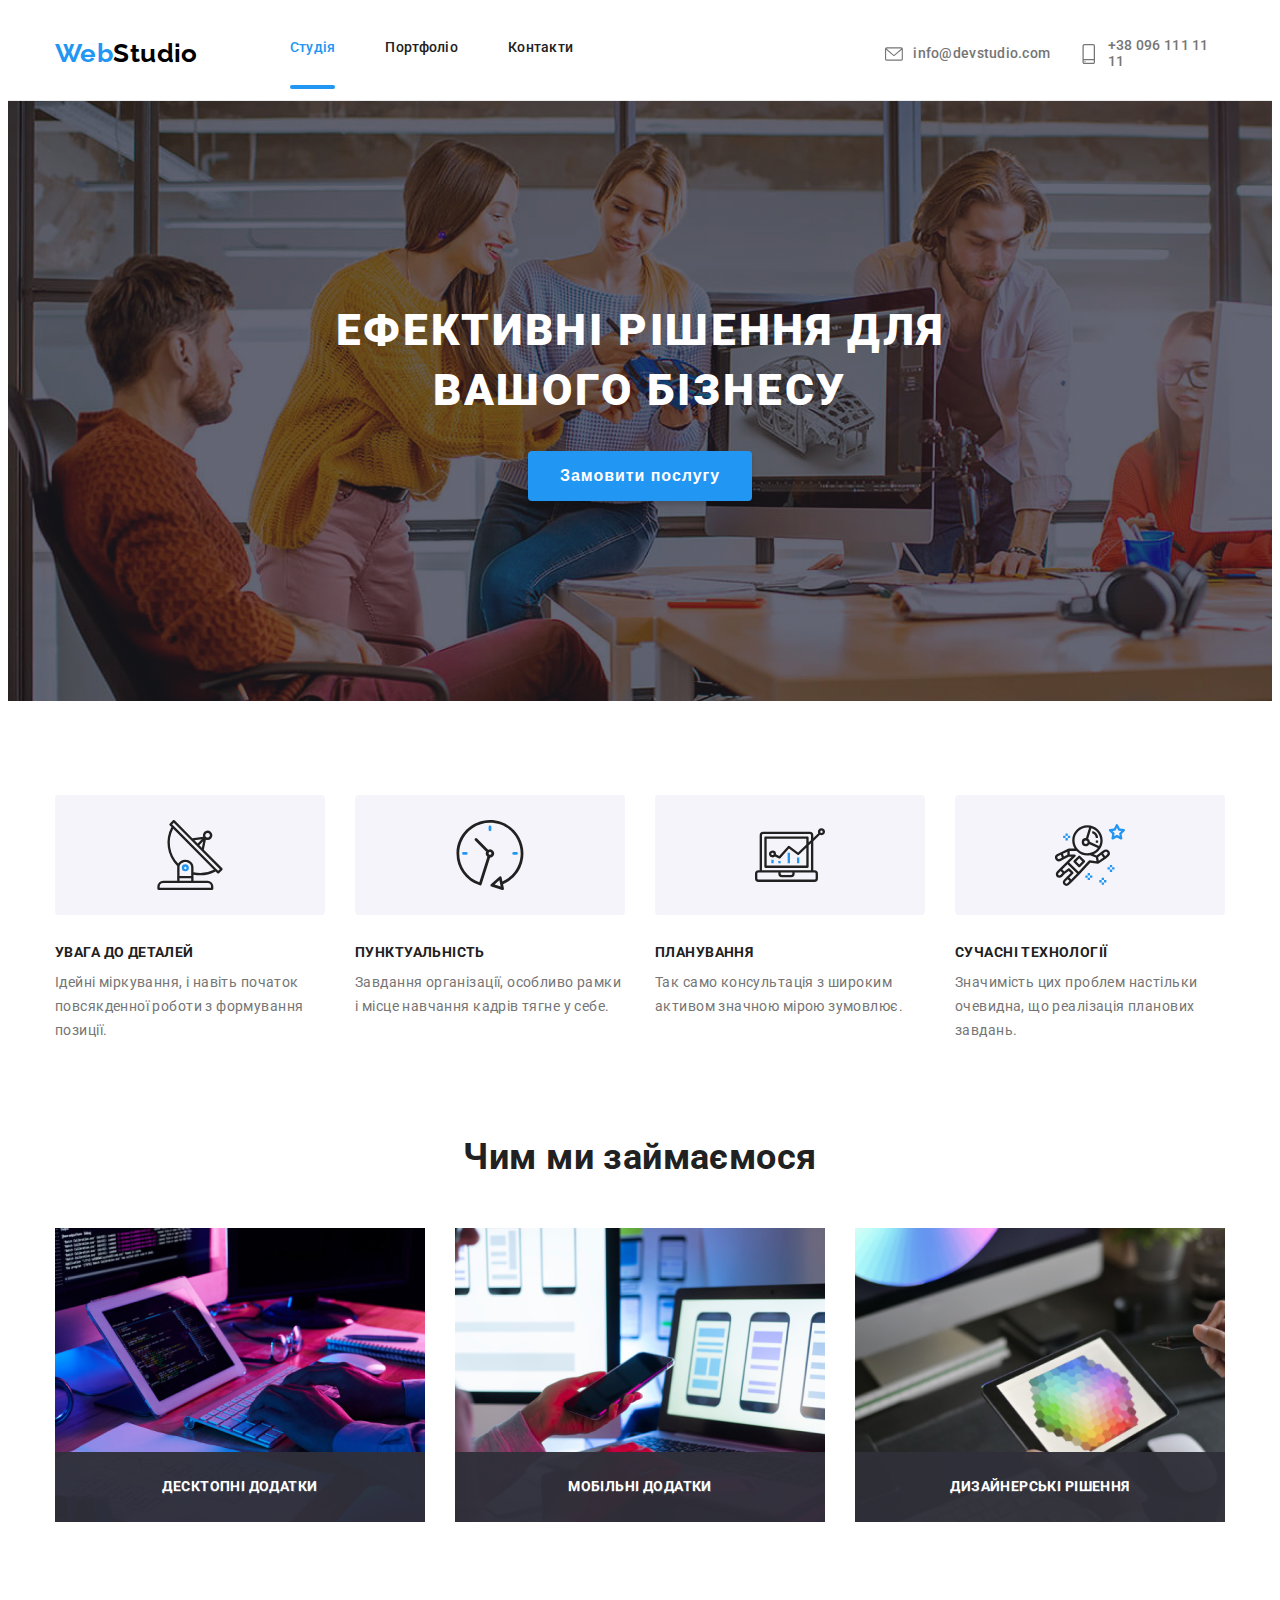
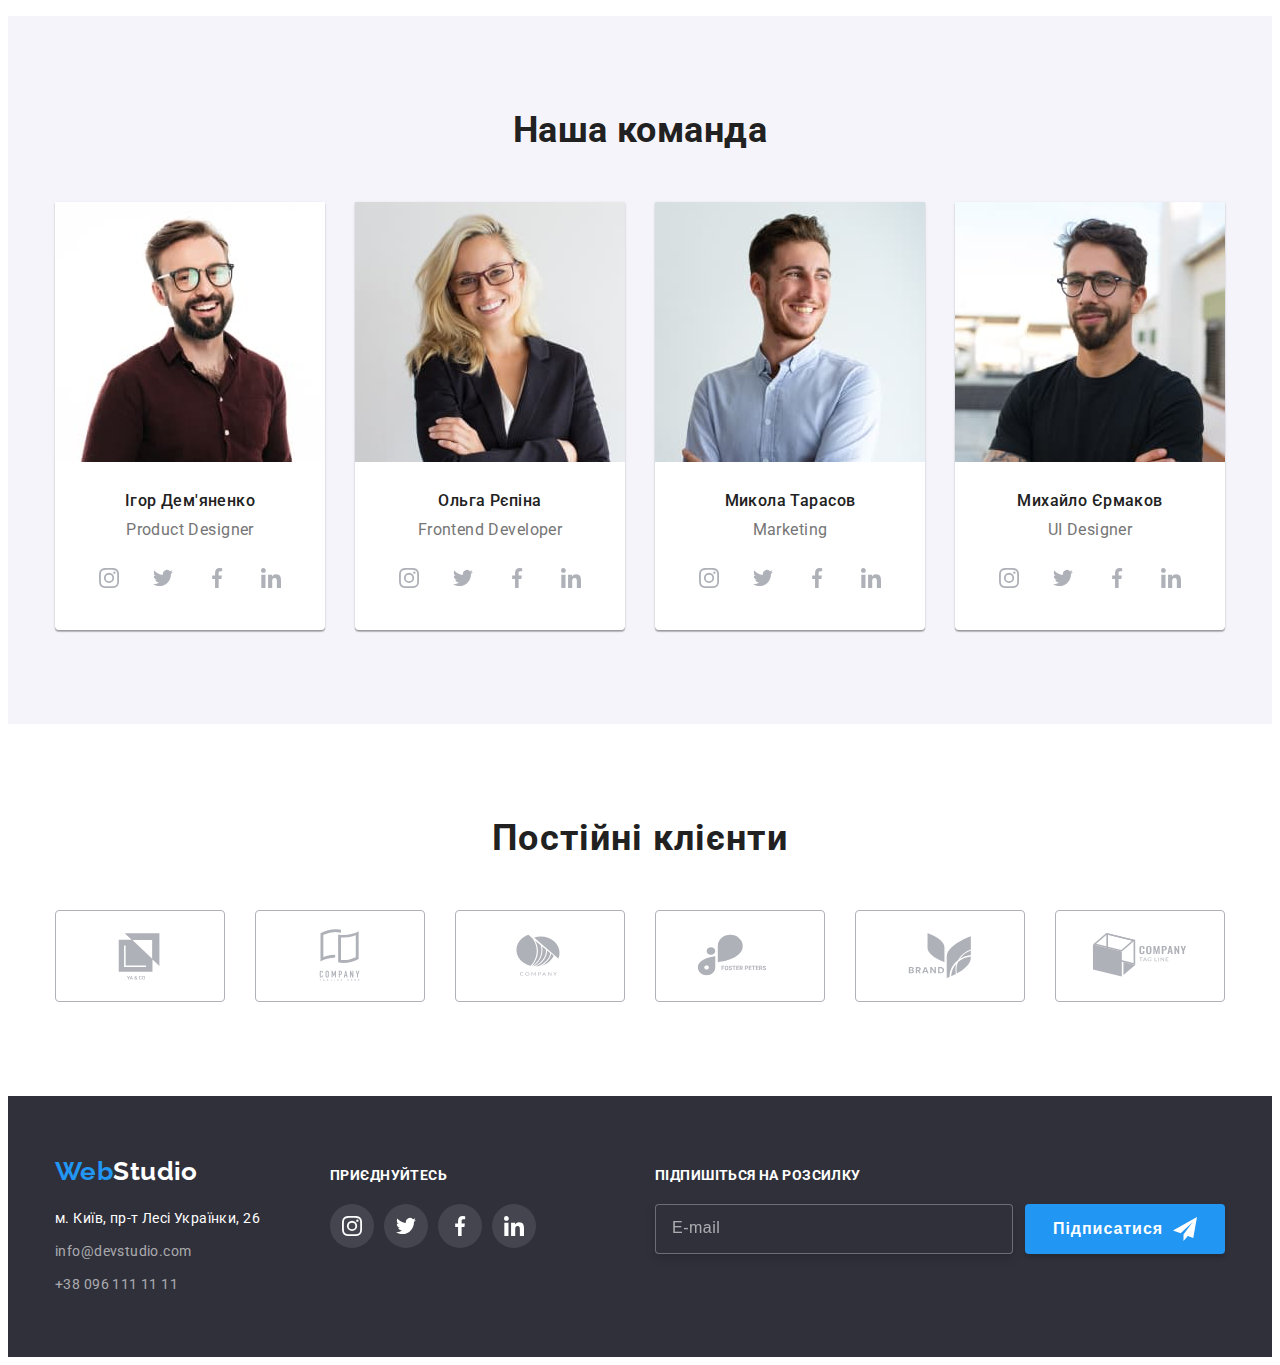
<file: index.html>
<!DOCTYPE html>
<html lang="uk">
  <head>
    <meta charset="UTF-8" />
    <meta http-equiv="X-UA-Compatible" content="IE=edge" />
    <meta name="viewport" content="width=device-width, initial-scale=1.0" />
    <title>WebStudio</title>
    <link
      href="https://fonts.googleapis.com/css2?family=Raleway:wght@700&family=Roboto:wght@400;500;700;900&display=swap"
      rel="stylesheet"
    />
    <link
      rel="stylesheet"
      href="https://cdnjs.cloudflare.com/ajax/libs/modern-normalize/1.1.0/modern-normalize.min.css"
      integrity="sha512-wpPYUAdjBVSE4KJnH1VR1HeZfpl1ub8YT/NKx4PuQ5NmX2tKuGu6U/JRp5y+Y8XG2tV+wKQpNHVUX03MfMFn9Q=="
      crossorigin="anonymous"
      referrerpolicy="no-referrer"
    />
    <!--<link rel="stylesheet" href="./css/styles.css" />-->
    <link rel="stylesheet" href="./css/main.min.css" />
  </head>

  <body>
    <!--Header-->
    <header class="page-header">
      <div class="container header-nav">
        <a href="/" class="logo">Web<span class="studio">Studio</span></a>
        <nav class="main-nav">
          <button
            class="menu-toggle js-open-menu"
            aria-expanded="false"
            aria-controls="mobile-menu"
          >
            <svg class="main-nav__icon" width="40" height="40" aria-label="Вимикач мобільного меню">
              <use class="main-nav__menu" href="./images/icons.svg#menu_mobile"></use>
            </svg>
          </button>
          <div class="menu-container js-menu-container" id="mobile-menu">
            <button class="menu-toggle menu-toggle--close js-close-menu">
              <svg
                class="main-nav__icon"
                width="40"
                height="40"
                aria-label="Вимикач мобільного меню"
              >
                <use class="main-nav__close" href="./images/icons.svg#close"></use>
              </svg>
            </button>
            <div class="column">
              <ul class="site-nav list">
                <li class="site-nav__item site-nav__item--current">
                  <a href="./index.html" class="site-nav__link site-nav__link--current">Студія</a>
                </li>
                <li class="site-nav__item">
                  <a href="./portfolio.html" class="site-nav__link">Портфоліо</a>
                </li>
                <li class="site-nav__item">
                  <a href="" class="site-nav__link">Контакти</a>
                </li>
              </ul>
              <!--Mail+tel-->
              <ul class="auth-nav list">
                <li class="auth-nav__item auth-nav__item--m">
                  <a href="mailto:info@devstudio.com" class="auth-nav__link">
                    <svg class="auth-nav__icon" height="12" width="16">
                      <use href="./images/icons.svg#envelope"></use></svg
                    >info@devstudio.com
                  </a>
                </li>
                <li class="auth-nav__item auth-nav__item--t">
                  <a href="tel:+380961111111" class="auth-nav__link">
                    <svg class="auth-nav__icon" height="16" width="10">
                      <use href="./images/icons.svg#smartphone"></use></svg
                    >+38 096 111 11 11
                  </a>
                </li>
              </ul>
              <ul class="menu-nav list">
                <li class="menu-nav__item">
                  <a href="#" class="menu-nav__link">Instagram</a>
                </li>
                <li class="menu-nav__item">
                  <a href="#" class="menu-nav__link">Twitter</a>
                </li>
                <li class="menu-nav__item">
                  <a href="#" class="menu-nav__link">Facebook</a>
                </li>
                <li class="menu-nav__item">
                  <a href="#" class="menu-nav__link">LinkedIn</a>
                </li>
              </ul>
            </div>
          </div>
        </nav>
      </div>
    </header>
    <main>
      <!--Hero-->
      <section class="hero">
        <div class="container">
          <h1 class="hero__title">ЕФЕКТИВНІ РІШЕННЯ ДЛЯ ВАШОГО БІЗНЕСУ</h1>
          <button type="button" class="hero__button" data-modal-open>Замовити послугу</button>
        </div>
      </section>

      <!--Specifics-->
      <section class="section">
        <div class="container">
          <h2 hidden>Specifics</h2>
          <ul class="feature list">
            <li class="feature__item icon-antenna">
              <h3 class="feature__title">УВАГА ДО ДЕТАЛЕЙ</h3>
              <p class="feature__post">
                Ідейні міркування, і навіть початок повсякденної роботи з формування позиції.
              </p>
            </li>
            <li class="feature__item icon-clock">
              <h3 class="feature__title">ПУНКТУАЛЬНІСТЬ</h3>
              <p class="feature__post">
                Завдання організації, особливо рамки і місце навчання кадрів тягне у себе.
              </p>
            </li>
            <li class="feature__item icon-diagram">
              <h3 class="feature__title">ПЛАНУВАННЯ</h3>
              <p class="feature__post">
                Так само консультація з широким активом значною мірою зумовлює.
              </p>
            </li>
            <li class="feature__item icon-astronaut">
              <h3 class="feature__title">СУЧАСНІ ТЕХНОЛОГІЇ</h3>
              <p class="feature__post">
                Значимість цих проблем настільки очевидна, що реалізація планових завдань.
              </p>
            </li>
          </ul>
        </div>
      </section>

      <!--Work-->
      <section class="section box">
        <div class="container">
          <h2 class="box__title">Чим ми займаємося</h2>
          <ul class="box__card list">
            <li class="box__item">
              <div class="box__thumb">
                <picture>
                  <source
                    srcset="./images/box/img1-1x.jpg 1x, ./images/box/img1-2x.jpg 2x"
                    media="(min-width: 1200px)"
                    width="370"
                    height="294"
                    class="box__image"
                    alt="img1"
                  />
                  <img
                    class="box__image"
                    src="./images/box/img1.jpg"
                    alt="img1"
                    width="370"
                    height="294"
                  />
                </picture>
                <p class="box__text">Десктопні додатки</p>
              </div>
            </li>
            <li class="box__item">
              <div class="box__thumb">
                <picture>
                  <source
                    srcset="./images/box/img2-1x.jpg 1x, ./images/box/img2-2x.jpg 2x"
                    media="(min-width: 1200px)"
                    width="370"
                    height="294"
                    class="box__image"
                    alt="img2"
                  />
                  <img
                    class="box__image"
                    src="./images/box/img2.jpg"
                    alt="img2"
                    width="370"
                    height="294"
                  />
                </picture>
                <p class="box__text">Мобільні додатки</p>
              </div>
            </li>
            <li class="box__item">
              <div class="box__thumb">
                <picture>
                  <source
                    srcset="./images/box/img3-1x.jpg 1x, ./images/box/img3-2x.jpg 2x"
                    media="(min-width: 1200px)"
                    width="370"
                    height="294"
                    class="box__image"
                    alt="img3"
                  />
                  <img
                    class="box__image"
                    src="./images/box/img3.jpg"
                    alt="img3"
                    width="370"
                    height="294"
                  />
                </picture>
                <p class="box__text">Дизайнерські рішення</p>
              </div>
            </li>
          </ul>
        </div>
      </section>

      <!--Our team-->
      <section class="section team">
        <div class="container">
          <h2 class="team__title">Наша команда</h2>
          <ul class="team__card list">
            <li class="team__item">
              <picture>
                <source
                  srcset="
                    ./images/our_team/desk/our_team_img1-desk-1x.jpg 1x,
                    ./images/our_team/desk/our_team_img1-desk-2x.jpg 2x
                  "
                  media="(min-width: 1200px)"
                  width="270"
                  height="260"
                />
                <source
                  srcset="
                    ./images/our_team/tab/our_team_img1-tab-1x.jpg 1x,
                    ./images/our_team/tab/our_team_img1-tab-2x.jpg 2x
                  "
                  media="(min-width: 768px)"
                  width="354"
                  height="374"
                />
                <source
                  srcset="
                    ./images/our_team/mob/our_team_img1-mob-1x.jpg 1x,
                    ./images/our_team/mob/our_team_img1-mob-2x.jpg 2x
                  "
                  media="(max-width: 767px)"
                  width="450"
                  height="460"
                />
                <img
                  class="team__image"
                  src="./images/our_team/our_team_img1.jpg"
                  alt="Product Designer"
                  width="270"
                  height="260"
                />
              </picture>
              <div class="team__social">
                <h3 class="team__pretitle">Ігор Дем'яненко</h3>
                <p class="team__post">Product Designer</p>
                <div class="team__box">
                  <a href="#" class="team__link">
                    <svg class="team__icon">
                      <use href="./images/icons.svg#instagram"></use>
                    </svg>
                  </a>
                  <a href="#" class="team__link">
                    <svg class="team__icon">
                      <use href="./images/icons.svg#twitter"></use>
                    </svg>
                  </a>
                  <a href="#" class="team__link">
                    <svg class="team__icon">
                      <use href="./images/icons.svg#facebook"></use>
                    </svg>
                  </a>
                  <a href="#" class="team__link">
                    <svg class="team__icon">
                      <use href="./images/icons.svg#linkedin"></use>
                    </svg>
                  </a>
                </div>
              </div>
            </li>
            <li class="team__item">
              <picture>
                <source
                  srcset="
                    ./images/our_team/desk/our_team_img2-desk-1x.jpg 1x,
                    ./images/our_team/desk/our_team_img2-desk-2x.jpg 2x
                  "
                  media="(min-width: 1200px)"
                  width="270"
                  height="260"
                />
                <source
                  srcset="
                    ./images/our_team/tab/our_team_img2-tab-1x.jpg 1x,
                    ./images/our_team/tab/our_team_img2-tab-2x.jpg 2x
                  "
                  media="(min-width: 768px)"
                  width="354"
                  height="374"
                />
                <source
                  srcset="
                    ./images/our_team/mob/our_team_img2-mob-1x.jpg 1x,
                    ./images/our_team/mob/our_team_img2-mob-2x.jpg 2x
                  "
                  media="(max-width: 767px)"
                  width="450"
                  height="460"
                />
                <img
                  class="team__image"
                  src="./images/our_team/our_team_img2.jpg"
                  alt="Product Designer"
                  width="270"
                  height="260"
                />
              </picture>
              <div class="team__social">
                <h3 class="team__pretitle">Ольга Рєпіна</h3>
                <p class="team__post">Frontend Developer</p>
                <div class="team__box">
                  <a href="#" class="team__link">
                    <svg class="team__icon">
                      <use href="./images/icons.svg#instagram"></use>
                    </svg>
                  </a>
                  <a href="#" class="team__link">
                    <svg class="team__icon">
                      <use href="./images/icons.svg#twitter"></use>
                    </svg>
                  </a>
                  <a href="#" class="team__link">
                    <svg class="team__icon">
                      <use href="./images/icons.svg#facebook"></use>
                    </svg>
                  </a>
                  <a href="#" class="team__link">
                    <svg class="team__icon">
                      <use href="./images/icons.svg#linkedin"></use>
                    </svg>
                  </a>
                </div>
              </div>
            </li>
            <li class="team__item">
              <picture>
                <source
                  srcset="
                    ./images/our_team/desk/our_team_img3-desk-1x.jpg 1x,
                    ./images/our_team/desk/our_team_img3-desk-2x.jpg 2x
                  "
                  media="(min-width: 1200px)"
                  width="270"
                  height="260"
                />
                <source
                  srcset="
                    ./images/our_team/tab/our_team_img3-tab-1x.jpg 1x,
                    ./images/our_team/tab/our_team_img3-tab-2x.jpg 2x
                  "
                  media="(min-width: 768px)"
                  width="354"
                  height="374"
                />
                <source
                  srcset="
                    ./images/our_team/mob/our_team_img3-mob-1x.jpg 1x,
                    ./images/our_team/mob/our_team_img3-mob-2x.jpg 2x
                  "
                  media="(max-width: 767px)"
                  width="450"
                  height="460"
                />
                <img
                  class="team__image"
                  src="./images/our_team/our_team_img3.jpg"
                  alt="Product Designer"
                  width="270"
                  height="260"
                />
              </picture>
              <div class="team__social">
                <h3 class="team__pretitle">Микола Тарасов</h3>
                <p class="team__post">Marketing</p>
                <div class="team__box">
                  <a href="#" class="team__link">
                    <svg class="team__icon">
                      <use href="./images/icons.svg#instagram"></use>
                    </svg>
                  </a>
                  <a href="#" class="team__link">
                    <svg class="team__icon">
                      <use href="./images/icons.svg#twitter"></use>
                    </svg>
                  </a>
                  <a href="#" class="team__link">
                    <svg class="team__icon">
                      <use href="./images/icons.svg#facebook"></use>
                    </svg>
                  </a>
                  <a href="#" class="team__link">
                    <svg class="team__icon">
                      <use href="./images/icons.svg#linkedin"></use>
                    </svg>
                  </a>
                </div>
              </div>
            </li>
            <li class="team__item">
              <picture>
                <source
                  srcset="
                    ./images/our_team/desk/our_team_img4-desk-1x.jpg 1x,
                    ./images/our_team/desk/our_team_img4-desk-2x.jpg 2x
                  "
                  media="(min-width: 1200px)"
                  width="270"
                  height="260"
                />
                <source
                  srcset="
                    ./images/our_team/tab/our_team_img4-tab-1x.jpg 1x,
                    ./images/our_team/tab/our_team_img4-tab-2x.jpg 2x
                  "
                  media="(min-width: 768px)"
                  width="354"
                  height="374"
                />
                <source
                  srcset="
                    ./images/our_team/mob/our_team_img4-mob-1x.jpg 1x,
                    ./images/our_team/mob/our_team_img4-mob-2x.jpg 2x
                  "
                  media="(max-width: 767px)"
                  width="450"
                  height="460"
                />
                <img
                  class="team__image"
                  src="./images/our_team/our_team_img4.jpg"
                  alt="Product Designer"
                  width="270"
                  height="260"
                />
              </picture>
              <div class="team__social">
                <h3 class="team__pretitle">Михайло Єрмаков</h3>
                <p class="team__post">UI Designer</p>
                <div class="team__box">
                  <a href="#" class="team__link">
                    <svg class="team__icon">
                      <use href="./images/icons.svg#instagram"></use>
                    </svg>
                  </a>
                  <a href="#" class="team__link">
                    <svg class="team__icon">
                      <use href="./images/icons.svg#twitter"></use>
                    </svg>
                  </a>
                  <a href="#" class="team__link">
                    <svg class="team__icon">
                      <use href="./images/icons.svg#facebook"></use>
                    </svg>
                  </a>
                  <a href="#" class="team__link">
                    <svg class="team__icon">
                      <use href="./images/icons.svg#linkedin"></use>
                    </svg>
                  </a>
                </div>
              </div>
            </li>
          </ul>
        </div>
      </section>
      <!--Client-->
      <section class="section client">
        <div class="container">
          <h2 class="client__title">Постійні клієнти</h2>
          <ul class="client__card list">
            <li class="client__item">
              <a href="#" class="client__link">
                <svg class="client__icon">
                  <use href="./images/icons.svg#Logo1"></use>
                </svg>
              </a>
            </li>
            <li class="client__item">
              <a href="#" class="client__link">
                <svg class="client__icon">
                  <use href="./images/icons.svg#Logo2"></use>
                </svg>
              </a>
            </li>
            <li class="client__item">
              <a href="#" class="client__link">
                <svg class="client__icon">
                  <use href="./images/icons.svg#Logo3"></use>
                </svg>
              </a>
            </li>
            <li class="client__item">
              <a href="#" class="client__link">
                <svg class="client__icon">
                  <use href="./images/icons.svg#Logo4"></use>
                </svg>
              </a>
            </li>
            <li class="client__item">
              <a href="#" class="client__link">
                <svg class="client__icon">
                  <use href="./images/icons.svg#Logo5"></use>
                </svg>
              </a>
            </li>
            <li class="client__item">
              <a href="#" class="client__link">
                <svg class="client__icon">
                  <use href="./images/icons.svg#Logo6"></use>
                </svg>
              </a>
            </li>
          </ul>
        </div>
      </section>
    </main>

    <!--Footer-->
    <!--Contact Section-->
    <footer class="footer">
      <div class="container">
        <div class="container-footer">
          <div class="contact">
            <a href="/" class="logo">Web<span class="studio--white">Studio</span></a>
            <address class="contact__adres">
              <ul class="contact__card list">
                <li class="contact__item">
                  <a
                    href="https://goo.gl/maps/7zNhKzBeEA4Yudbg6"
                    target="_blank"
                    rel="noopener noreferrer nofollow"
                    class="contact__adres"
                    >м. Київ, пр-т Лесі Українки, 26
                  </a>
                </li>
                <li class="contact__item">
                  <a href="mailto:info@devstudio.com" class="contact__link">info@devstudio.com</a>
                </li>
                <li class="contact__item">
                  <a href="tel:+380961111111" class="contact__link">+38 096 111 11 11</a>
                </li>
              </ul>
            </address>
          </div>

          <!--Social link-->
          <div class="social">
            <p class="social__title">приєднуйтесь</p>
            <ul class="social__card list">
              <li class="social__item">
                <a href="#" class="social__link">
                  <svg class="social__icon">
                    <use href="./images/icons.svg#instagram"></use>
                  </svg>
                </a>
              </li>
              <li class="social__item">
                <a href="#" class="social__link">
                  <svg class="social__icon">
                    <use href="./images/icons.svg#twitter"></use>
                  </svg>
                </a>
              </li>
              <li class="social__item">
                <a href="#" class="social__link">
                  <svg class="social__icon">
                    <use href="./images/icons.svg#facebook"></use>
                  </svg>
                </a>
              </li>
              <li class="social__item">
                <a href="#" class="social__link">
                  <svg class="social__icon">
                    <use href="./images/icons.svg#linkedin"></use>
                  </svg>
                </a>
              </li>
            </ul>
          </div>

          <!--e-mail input-->
          <div class="email">
            <p class="email__title">Підпишіться на розсилку</p>
            <form action="#">
              <div class="email__line">
                <input
                  type="email"
                  class="email__input"
                  name="mail"
                  id="mail"
                  placeholder="E-mail"
                />
                <label for="mail" class="email__label"></label>
                <button class="email__button" type="submit">
                  Підписатися
                  <svg class="email__icon">
                    <use href="./images/icons.svg#send"></use>
                  </svg>
                </button>
              </div>
            </form>
          </div>
        </div>
      </div>
    </footer>

    <!--Модальне вікно-->
    <div class="backdrop is-hidden" data-modal>
      <div class="modal">
        <button type="button" class="modal__button" data-modal-close>
          <svg class="modal__icon">
            <use href="./images/icons.svg#close"></use>
          </svg>
        </button>

        <!--Форма-->
        <form class="form" name="forma">
          <h2 class="form__title">Залиште свої дані, ми вам передзвонимо</h2>
          <!--<b class="form-title">Залиште свої дані, ми вам передзвонимо</b>-->
          <div class="form__field">
            <label for="name" class="form__label">Ім'я</label>
            <div class="form__overlay">
              <input type="text" name="name" id="name" class="form__input" />
              <svg class="form__icon">
                <use href="./images/icons.svg#person"></use>
              </svg>
            </div>
          </div>
          <div class="form__field">
            <label for="tel" class="form__label">Телефон</label>
            <div class="form__overlay">
              <input type="tel" name="phone_number" id="tel" class="form__input" />
              <svg class="form__icon">
                <use href="./images/icons.svg#phone"></use>
              </svg>
            </div>
          </div>
          <div class="form__field">
            <label for="email" class="form__label">Пошта</label>
            <div class="form__overlay">
              <input type="email" name="email" id="email" class="form__input" />
              <svg class="form__icon">
                <use href="./images/icons.svg#email"></use>
              </svg>
            </div>
          </div>
          <div class="form__field form__field--margin">
            <label for="comment" class="form__label">Коментар</label>
            <textarea
              class="form__input"
              name="comment"
              id="comment"
              rows="5"
              placeholder="Введіть текст"
            ></textarea>
          </div>
          <div class="form__checkbox">
            <input class="form__hidden" type="checkbox" name="policy" id="policy" required />
            <label for="policy">
              <span class="form__gal"
                ><svg class="form__ico" height="8" width="11">
                  <use href="./images/icons.svg#icon-check"></use>
                </svg>
              </span>
              Погоджуюся з розсилкою та приймаю
              <a href="#" class="form__link"> Умови договору</a>
            </label>
          </div>
          <button class="form__button" type="submit">Відправити</button>
        </form>
      </div>
    </div>
    <script src="./js/modal.js"></script>
    <script src="./js/mobile-menu.js"></script>
  </body>
</html>
</file>
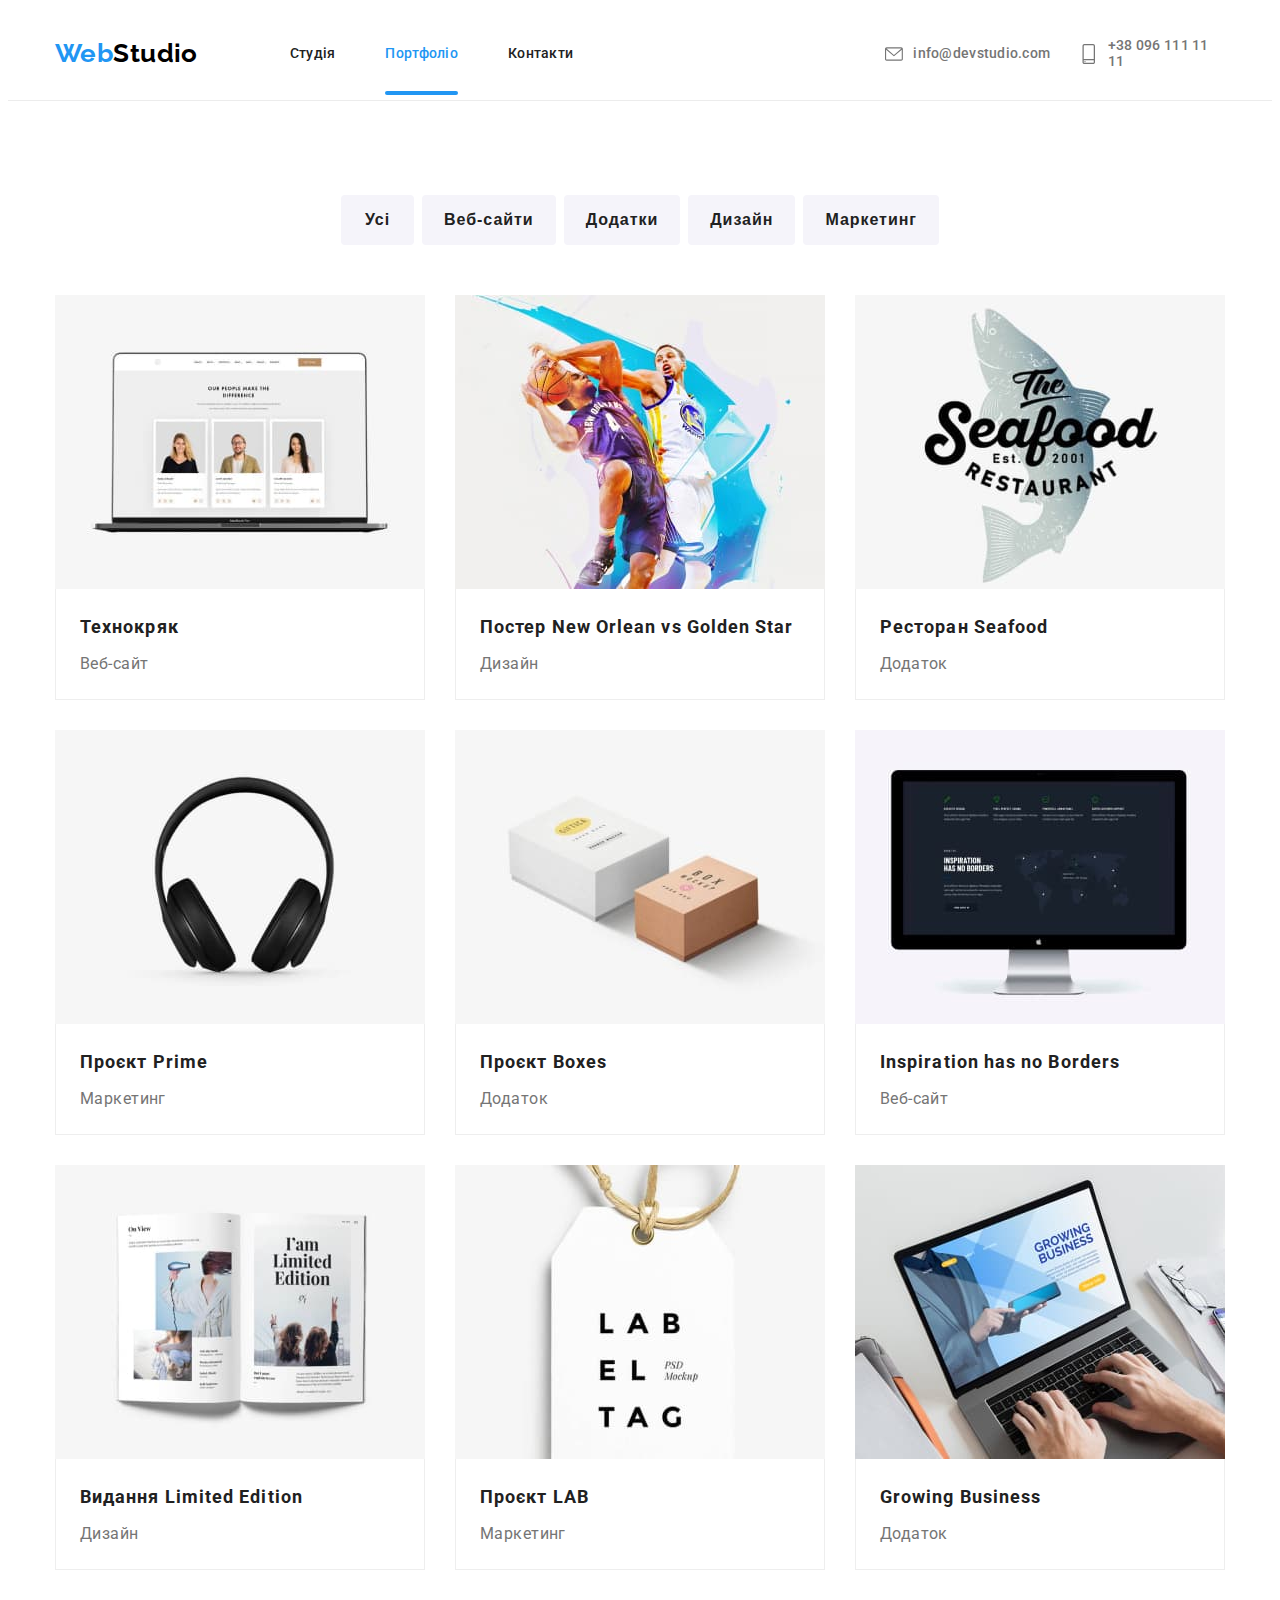
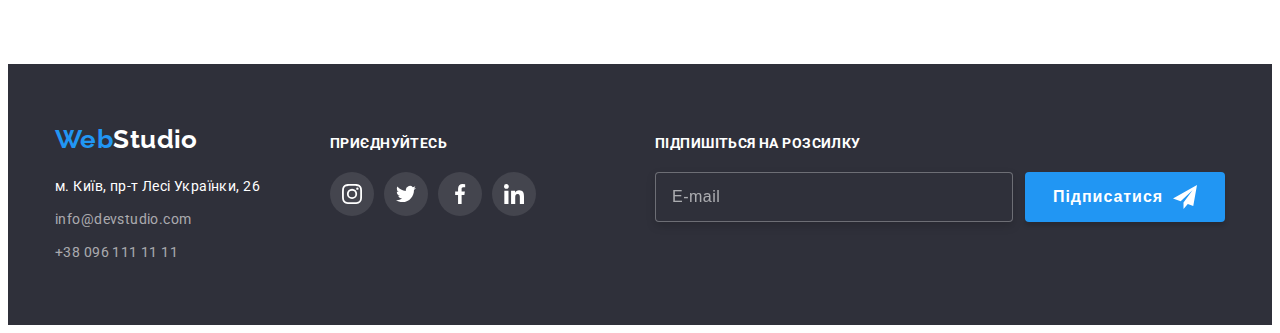
<file: portfolio.html>
<!DOCTYPE html>
<html lang="uk">
  <head class="container">
    <meta charset="UTF-8" />
    <meta http-equiv="X-UA-Compatible" content="IE=edge" />
    <meta name="viewport" content="width=device-width, initial-scale=1.0" />
    <title>WebStudio-portfolio</title>
    <link
      href="https://fonts.googleapis.com/css2?family=Raleway:wght@700&family=Roboto:wght@400;500;700;900&display=swap"
      rel="stylesheet"
    />
    <link
      rel="stylesheet"
      href="https://cdnjs.cloudflare.com/ajax/libs/modern-normalize/1.1.0/modern-normalize.min.css"
      integrity="sha512-wpPYUAdjBVSE4KJnH1VR1HeZfpl1ub8YT/NKx4PuQ5NmX2tKuGu6U/JRp5y+Y8XG2tV+wKQpNHVUX03MfMFn9Q=="
      crossorigin="anonymous"
      referrerpolicy="no-referrer"
    />
    <!--<link rel="stylesheet" href="./css/styles.css" />-->
    <link rel="stylesheet" href="./css/main.min.css" />
  </head>

  <body>
    <!--Header-->
    <header class="page-header">
      <div class="container header-nav">
        <a href="/" class="logo">Web<span class="studio">Studio</span></a>
        <nav class="main-nav">
          <ul class="site-nav list">
            <li class="site-nav__item site-nav__item--current">
              <a href="./index.html" class="site-nav__link">Студія</a>
            </li>
            <li class="site-nav__item">
              <a href="./portfolio.html" class="site-nav__link site-nav__link--current"
                >Портфоліо</a
              >
            </li>
            <li class="site-nav__item">
              <a href="" class="site-nav__link">Контакти</a>
            </li>
          </ul>
        </nav>

        <!--Mail+tel-->
        <ul class="auth-nav list">
          <li class="auth-nav__item">
            <a href="mailto:info@devstudio.com" class="auth-nav__link">
              <svg class="auth-nav__icon" height="12" width="16">
                <use href="./images/icons.svg#envelope"></use></svg
              >info@devstudio.com
            </a>
          </li>
          <li class="auth-nav__item">
            <a href="tel:+380961111111" class="auth-nav__link">
              <svg class="auth-nav__icon" height="16" width="10">
                <use href="./images/icons.svg#smartphone"></use></svg
              >+38 096 111 11 11
            </a>
          </li>
        </ul>
      </div>
    </header>

    <main>
      <section class="section portfolio">
        <h1 hidden>Портфоліо</h1>

        <!--filter-->
        <div class="container">
          <ul class="filter list">
            <li class="filter__item">
              <button type="button" class="filter__button">Усі</button>
            </li>
            <li class="filter__item">
              <button type="button" class="filter__button">Веб-сайти</button>
            </li>
            <li class="filter__item">
              <button type="button" class="filter__button">Додатки</button>
            </li>
            <li class="filter__item">
              <button type="button" class="filter__button">Дизайн</button>
            </li>
            <li class="filter__item">
              <button type="button" class="filter__button">Маркетинг</button>
            </li>
          </ul>

          <!--Portfolio-->
          <ul class="project list">
            <li class="project__item">
              <a class="project__link" href="#">
                <div class="project__thumb">
                  <img
                    class="project__image"
                    src="./images/portfolio/techno.jpg"
                    alt="Технокряк"
                    width="370"
                    height="294"
                  />
                  <p class="project__text">
                    Ресурс пропонує комплексні пропозиції з різним рівнем функціоналу та сервісів.
                    Все це дозволить відвідувачу отримати вичерпні відомості про компанію чи
                    приватну особу.
                  </p>
                </div>
                <div class="project__box">
                  <h2 class="project__pretitle">Технокряк</h2>
                  <p class="project__post">Веб-сайт</p>
                </div>
              </a>
            </li>
            <li class="project__item">
              <a class="project__link" href="#">
                <div class="project__thumb">
                  <img
                    class="project__image"
                    src="./images/portfolio/poster.jpg"
                    alt="Технокряк"
                    width="370"
                    height="294"
                  />
                  <p class="project__text">
                    Ресурс пропонує комплексні пропозиції з різним рівнем функціоналу та сервісів.
                    Все це дозволить відвідувачу отримати вичерпні відомості про компанію чи
                    приватну особу.
                  </p>
                </div>
                <div class="project__box">
                  <h2 class="project__pretitle">Постер New Orlean vs Golden Star</h2>
                  <p class="project__post">Дизайн</p>
                </div>
              </a>
            </li>
            <li class="project__item">
              <a class="project__link" href="#">
                <div class="project__thumb">
                  <img
                    class="project__image"
                    src="./images/portfolio/seafood.jpg"
                    alt="Технокряк"
                    width="370"
                    height="294"
                  />
                  <p class="project__text">
                    Ресурс пропонує комплексні пропозиції з різним рівнем функціоналу та сервісів.
                    Все це дозволить відвідувачу отримати вичерпні відомості про компанію чи
                    приватну особу.
                  </p>
                </div>
                <div class="project__box">
                  <h2 class="project__pretitle">Ресторан Seafood</h2>
                  <p class="project__post">Додаток</p>
                </div>
              </a>
            </li>
            <li class="project__item">
              <a class="project__link" href="#">
                <div class="project__thumb">
                  <img
                    class="project__image"
                    src="./images/portfolio/prime.jpg"
                    alt="Технокряк"
                    width="370"
                    height="294"
                  />
                  <p class="project__text">
                    Ресурс пропонує комплексні пропозиції з різним рівнем функціоналу та сервісів.
                    Все це дозволить відвідувачу отримати вичерпні відомості про компанію чи
                    приватну особу.
                  </p>
                </div>
                <div class="project__box">
                  <h2 class="project__pretitle">Проєкт Prime</h2>
                  <p class="project__post">Маркетинг</p>
                </div>
              </a>
            </li>
            <li class="project__item">
              <a class="project__link" href="#">
                <div class="project__thumb">
                  <img
                    class="project__image"
                    src="./images/portfolio/boxes.jpg"
                    alt="Технокряк"
                    width="370"
                    height="294"
                  />
                  <p class="project__text">
                    Ресурс пропонує комплексні пропозиції з різним рівнем функціоналу та сервісів.
                    Все це дозволить відвідувачу отримати вичерпні відомості про компанію чи
                    приватну особу.
                  </p>
                </div>
                <div class="project__box">
                  <h2 class="project__pretitle">Проєкт Boxes</h2>
                  <p class="project__post">Додаток</p>
                </div>
              </a>
            </li>
            <li class="project__item">
              <a class="project__link" href="#">
                <div class="project__thumb">
                  <img
                    class="project__image"
                    src="./images/portfolio/inspiration.jpg"
                    alt="Технокряк"
                    width="370"
                    height="294"
                  />
                  <p class="project__text">
                    Ресурс пропонує комплексні пропозиції з різним рівнем функціоналу та сервісів.
                    Все це дозволить відвідувачу отримати вичерпні відомості про компанію чи
                    приватну особу.
                  </p>
                </div>
                <div class="project__box">
                  <h2 class="project__pretitle">Inspiration has no Borders</h2>
                  <p class="project__post">Веб-сайт</p>
                </div>
              </a>
            </li>
            <li class="project__item">
              <a class="project__link" href="#">
                <div class="project__thumb">
                  <img
                    class="project__image"
                    src="./images/portfolio/limedition.jpg"
                    alt="Технокряк"
                    width="370"
                    height="294"
                  />
                  <p class="project__text">
                    Ресурс пропонує комплексні пропозиції з різним рівнем функціоналу та сервісів.
                    Все це дозволить відвідувачу отримати вичерпні відомості про компанію чи
                    приватну особу.
                  </p>
                </div>
                <div class="project__box">
                  <h2 class="project__pretitle">Видання Limited Edition</h2>
                  <p class="project__post">Дизайн</p>
                </div>
              </a>
            </li>
            <li class="project__item">
              <a class="project__link" href="#">
                <div class="project__thumb">
                  <img
                    class="project__image"
                    src="./images/portfolio/lab.jpg"
                    alt="Технокряк"
                    width="370"
                    height="294"
                  />
                  <p class="project__text">
                    Ресурс пропонує комплексні пропозиції з різним рівнем функціоналу та сервісів.
                    Все це дозволить відвідувачу отримати вичерпні відомості про компанію чи
                    приватну особу.
                  </p>
                </div>
                <div class="project__box">
                  <h2 class="project__pretitle">Проєкт LAB</h2>
                  <p class="project__post">Маркетинг</p>
                </div>
              </a>
            </li>
            <li class="project__item">
              <a class="project__link" href="#">
                <div class="project__thumb">
                  <img
                    class="project__image"
                    src="./images/portfolio/growing.jpg"
                    alt="Технокряк"
                    width="370"
                    height="294"
                  />
                  <p class="project__text">
                    Ресурс пропонує комплексні пропозиції з різним рівнем функціоналу та сервісів.
                    Все це дозволить відвідувачу отримати вичерпні відомості про компанію чи
                    приватну особу.
                  </p>
                </div>
                <div class="project__box">
                  <h2 class="project__pretitle">Growing Business</h2>
                  <p class="project__post">Додаток</p>
                </div>
              </a>
            </li>
          </ul>
        </div>
      </section>
    </main>

    <!--Footer-->
    <!--Contact Section-->
    <footer class="footer">
      <div class="container">
        <div class="container-footer">
          <div class="contact">
            <a href="/" class="logo">Web<span class="studio studio--white">Studio</span></a>
            <address class="contact__a">
              <ul class="contact__card list">
                <li class="contact__item">
                  <a
                    href="https://goo.gl/maps/7zNhKzBeEA4Yudbg6"
                    target="_blank"
                    rel="noopener noreferrer nofollow"
                    class="contact__adres"
                    >м. Київ, пр-т Лесі Українки, 26
                  </a>
                </li>
                <li class="contact__item">
                  <a href="mailto:info@devstudio.com" class="contact__link">info@devstudio.com</a>
                </li>
                <li class="contact__item">
                  <a href="tel:+380961111111" class="contact__link">+38 096 111 11 11</a>
                </li>
              </ul>
            </address>
          </div>

          <!--Social link-->
          <div class="social">
            <p class="social__title">приєднуйтесь</p>
            <ul class="social__card list">
              <li class="social__item">
                <a href="#" class="social__link">
                  <svg class="social__icon">
                    <use href="./images/icons.svg#instagram"></use>
                  </svg>
                </a>
              </li>
              <li class="social__item">
                <a href="#" class="social__link">
                  <svg class="social__icon">
                    <use href="./images/icons.svg#twitter"></use>
                  </svg>
                </a>
              </li>
              <li class="social__item">
                <a href="#" class="social__link">
                  <svg class="social__icon">
                    <use href="./images/icons.svg#facebook"></use>
                  </svg>
                </a>
              </li>
              <li class="social__item">
                <a href="#" class="social__link">
                  <svg class="social__icon">
                    <use href="./images/icons.svg#linkedin"></use>
                  </svg>
                </a>
              </li>
            </ul>
          </div>

          <!--e-mail input-->
          <div class="email">
            <p class="email__title">Підпишіться на розсилку</p>
            <form action="#">
              <div class="email__line">
                <input
                  type="email"
                  class="email__input"
                  name="mail"
                  id="mail"
                  placeholder="E-mail"
                />
                <label for="mail" class="email__label"></label>
                <button class="email__button" type="submit">
                  Підписатися
                  <svg class="email__icon">
                    <use href="./images/icons.svg#send"></use>
                  </svg>
                </button>
              </div>
            </form>
          </div>
        </div>
      </div>
    </footer>
  </body>
</html>
</file>
<file: css/styles.css>
/*Колір основного тексту #212121*/
/*Вторинний колір тексту #757575*/
/*Акцент #2196F3*/
/*HEDER and FOOTER #2F303A*/
/*Tel, mailto rgba(255, 255, 255, 0.6);*/
/*Основне тло background: ##FFFFFF*/
/*Додатковий колір кнопок #F5F4FA*/
/*Утиліта для скидання точок ненумерованого списку*/

:root {
  --text-color: #ffffff;
  --primary-text-color: #212121;
  --secondary-text-color: #757575;
  --accent-color: #2196f3;
  --primary-button-color: #f5f4fa;
  --background-color: #f5f4fa;
  --primary-background-color: #ffffff;
  --secondary-background-color: #2f303a;
  --border-color: #eeeeee;
  --timing-function: cubic-bezier(0.4, 0, 0.2, 1);
  --button-color: #188ce8;
}

html {
  box-sizing: border-box;
}

*,
*::before,
*::after {
  box-sizing: inherit;
}

h1,
h2,
h3,
h4,
h5,
h6,
ul,
p {
  margin: 0;
}

ul {
  padding-left: 0;
}

body {
  color: var(--primary-text-color);
  background-color: var(--primary-background-color);
  font-family: Roboto, sans-serif;
  font-size: 14px;
  letter-spacing: 0.03em;
}

.list {
  list-style: none;
  margin-top: 0;
  margin-bottom: auto;
}

/*Відмінюємо підкреслення для тегів*/
a,
adress {
  text-decoration: none;
}

button {
  border: none;
}

/*markup*/
.container {
  margin-left: auto;
  margin-right: auto;
  padding-left: 15px;
  padding-right: 15px;
  width: 1200px;
}

.section {
  padding-top: 94px;
  padding-bottom: 94px;
}

.container-footer {
  display: flex;
  align-items: baseline;
  width: 100%;
}

.container-footer:last-child {
  margin-right: 0px;
}

/*logo*/
.logo {
  color: var(--accent-color);
  font-family: Raleway, sans-serif;
  font-weight: 700;
  font-size: 26px;
  line-height: 1.2;
}

.studio {
  color: #000;
  font-family: Raleway, sans-serif;
  font-weight: 700;
  font-size: 26px;
  line-height: 1.2;
}
.studio--white {
  color: var(--primary-background-color);
}

/*Page-Header*/
.page-header {
  border-bottom: 1px solid #ececec;
}

.header-nav {
  display: flex;
  align-items: center;
}

.main-nav {
  display: flex;
  align-items: center;
  justify-content: center;
}

/* Site-nav*/
.site-nav {
  display: flex;
  margin-left: 93px;
}

.site-nav__item {
  margin-right: 50px;
}

.site-nav__link {
  display: block;
  padding-top: 32px;
  padding-bottom: 32px;
  color: var(--primary-text-color);
  font-weight: 500;
  line-height: 1.14;
  letter-spacing: 0.02em;
  transition: color 250ms var(--timing-function);
}

/*Робим підкреслювання*/
.site-nav__item--current {
  position: relative;
  color: var(--accent-color);
}

.site-nav__item--current::after {
  display: block;
  position: absolute;
  bottom: -1px;
  content: "";
  width: 100%;
  height: 4px;
  background-color: var(--accent-color);
  border-radius: 2px;
}

.site-nav__item:last-child {
  margin-right: 0px;
}

.site-nav__link:hover,
.site-nav__link:focus {
  color: var(--accent-color);
}

/*Auth-nav*/

.auth-nav {
  display: flex;
  margin-left: auto;
  align-items: center;
}

.auth-nav__item + .auth-nav__item {
  margin-left: 50px;
}

.auth-nav__link {
  display: flex;
  height: 16px;
  color: var(--secondary-text-color);
  font-weight: 500;
  line-height: 1.14;
  letter-spacing: 0.02em;
  align-items: center;
  padding-top: 40px;
  padding-bottom: 40px;
  transition: color 250ms var(--timing-function);
}

.auth-nav__icon {
  height: 20px;
  width: 18px;
  margin-right: 10px;
  width: 18px;
  height: 20px;
  padding: 0;
  fill: var(--secondary-text-color);
  transition: fill 250ms var(--timing-function);
}

.auth-nav__link:hover,
.auth-nav__link:focus {
  color: var(--accent-color);
}

.auth-nav__link:hover svg,
.auth-nav__link:focus svg {
  fill: var(--accent-color);
}

/*Hero*/
.hero {
  height: 600px;
  max-width: 1600px;
  margin: 0 auto;
  padding-top: 200px;
  padding-bottom: 200px;
  text-align: center;
  background-image: linear-gradient(
      to right,
      rgba(47, 48, 58, 0.4),
      rgba(47, 48, 58, 0.4)
    ),
    url(../images/hero/hero.png);
  background-color: #c4c4c4;
}

.hero__title {
  margin-bottom: 30px;
  margin: 0 auto;
  width: 696px;
  color: var(--text-color);
  font-weight: 900;
  font-size: 44px;
  line-height: 1.36;
  text-transform: uppercase;
  letter-spacing: 0.06em;
}

/*Specifics*/
.feature {
  display: flex;
  justify-content: center;
}

.feature__item {
  margin-right: 30px;
}

.feature__item::before {
  display: flex;
  content: "";
  height: 120px;
  border-radius: 4px;
  background-repeat: no-repeat;
  background-position: center;
  background-color: var(--primary-button-color);
  margin-bottom: 30px;
}

.feature__item.icon-antenna::before {
  background-image: url(../images/feature/antenna.svg);
}

.feature__item.icon-clock::before {
  background-image: url(../images/feature/clock.svg);
}

.feature__item.icon-diagram::before {
  background-image: url(../images/feature/diagram.svg);
}

.feature__item.icon-astronaut::before {
  background-image: url(../images/feature/astronaut.svg);
}

.feature__item:last-child {
  margin-right: 0px;
}

.feature__title {
  margin-top: 0;
  margin-bottom: 10px;
  color: var(--primary-text-color);
  font-weight: 700;
  line-height: 1.14;
  font-size: 14px;
  text-transform: uppercase;
}

.feature__post {
  margin: 0;
  color: var(--secondary-text-color);
  font-weight: 400;
  line-height: 1.71;
}

/*work*/
.box {
  padding-top: 0;
}

.box__title {
  margin-bottom: 50px;
  color: var(--primary-text-color);
  font-weight: 700;
  font-size: 36px;
  line-height: 1.16;
  text-align: center;
}

.box__card {
  display: flex;
  justify-content: space-between;
}

.box__thumb {
  position: relative;
}

.box__image {
  display: block;
  max-width: 100%;
  height: auto;
}

.box__text {
  display: flex;
  position: absolute;
  justify-content: center;
  align-items: center;
  height: 70px;
  width: 100%;
  bottom: 0;
  font-weight: 700;
  line-height: 1.14;
  text-transform: uppercase;
  color: var(--text-color);
  font-size: 14px;
  background: rgba(47, 48, 58, 0.8);
}

/*Our team*/
.team {
  background-color: var(--background-color);
}
.team__title {
  margin-top: 0;
  margin-bottom: 50px;
  color: var(--primary-text-color);
  font-weight: 700;
  font-size: 36px;
  line-height: 1.16;
  text-align: center;
}
.teamtext-overlay {
  background-color: var(--background-color);
}

.team__card {
  display: flex;
  justify-content: space-between;
}

.team__item {
  
  background-color: var(--primary-background-color);
  /*box-shadow: 0px 1px 3px rgba(0, 0, 0, 0.12), 0px 1px 1px rgba(0, 0, 0, 0.14),
    0px 2px 1px rgba(0, 0, 0, 0.2);*/
  border-radius: 0px 0px 4px 4px;
}
.team__social {
  padding: 30px 0;
}

.team__pretitle {
  color: var(--primary-text-color);
  font-weight: 500;
  font-size: 16px;
  line-height: 1.18;
  text-align: center;
}

.team__post {
  margin-top: 10px;
  margin-bottom: 16px;
  color: var(--secondary-text-color);
  font-weight: 400;
  font-size: 16px;
  line-height: 1.18;
  text-align: center;
}

.team__box {
  display: flex;
  justify-content: center;
  gap: 10px;
}

.team__link {
  display: flex;
  align-items: center;
  justify-content: center;
  height: 44px;
  width: 44px;
  background-color: var(--primary-background-color);
  border-radius: 50%;
  /* Задаємо значення переходу */
  transition: background-color 250ms var(--timing-function);
}

.team__icon {
  height: 20px;
  width: 20px;
  fill: #afb1b8;
  transition: fill 250ms var(--timing-function);
}

.team__link:hover,
.team__link:focus {
  background-color: var(--accent-color);
}

.team__link:hover svg,
.team__link:focus svg {
  fill: var(--primary-background-color);
}

/*Buttons*/
.button {
  color: var(--primary-background-color);
  background-color: var(--accent-color);
  border-color: transparent;
  font-weight: 700;
  font-size: 16px;
  line-height: 1.875;
  text-align: center;
  letter-spacing: 0.06em;
  border-radius: 4px;
  padding: 10px 32px;
  min-width: 216px;
}

.button__primary {
  color: var(--primary-background-color);
  background-color: var(--accent-color);
  border-color: transparent;
  font-weight: 500;
  font-size: 16px;
  line-height: 1.625;
  text-align: center;
  min-width: 73px;
  padding: 6px 22px;
  transition: color 250ms var(--timing-function),
    background-color 250ms var(--timing-function),
    box-shadow 250ms var(--timing-function);
}

.button__secondary {
  color: var(--primary-text-color);
  background-color: var(--primary-button-color);
  border-color: transparent;
  font-weight: 500;
  font-size: 16px;
  line-height: 1.625;
  text-align: center;
  min-width: 103px;
  padding: 6px 22px;
  transition: color 250ms var(--timing-function),
    background-color 250ms var(--timing-function),
    box-shadow 250ms var(--timing-function);
}

.button:active {
  background-color: var(--button-color);
  box-shadow: 0px 3px 1px rgba(0, 0, 0, 0.1), 0px 1px 2px rgba(0, 0, 0, 0.08),
    0px 2px 2px rgba(0, 0, 0, 0.12);
}

.button__primary:hover,
.button__primary:focus {
  color: var(--primary-text-color);
  background-color: var(--primary-button-color);
  box-shadow: 0px 3px 1px rgba(0, 0, 0, 0.1), 0px 1px 2px rgba(0, 0, 0, 0.08),
    0px 2px 2px rgba(0, 0, 0, 0.12);
}

.button__secondary:hover,
.button__secondary:focus {
  color: var(--primary-background-color);
  background-color: var(--accent-color);
  box-shadow: 0px 3px 1px rgba(0, 0, 0, 0.1), 0px 1px 2px rgba(0, 0, 0, 0.08),
    0px 2px 2px rgba(0, 0, 0, 0.12);
}

/*filter*/

.filter {
  display: flex;
  justify-content: center;
}

.filter__item {
  margin-right: 8px;
}

.filter__item:last-child {
  margin-right: 0px;
}

/*Portfolio*/
/*.portfolio {
    padding-bottom: 94px;
}*/

.project {
  display: flex;
  flex-wrap: wrap;
  gap: 30px;
  margin-top: 50px;
}

.project__item {
  flex-basis: calc((100% - 60px) / 3);
  position: relative;
}

.project__link {
  display: block;
  transition: box-shadow 250ms var(--timing-function);
}

.project__link:hover,
.project__link:focus {
  box-shadow: 0px 1px 1px rgba(0, 0, 0, 0.12), 0px 4px 4px rgba(0, 0, 0, 0.06),
    1px 4px 6px rgba(0, 0, 0, 0.16);
}

.project__thumb {
  position: relative;
  overflow: hidden;
}

.project__text {
  position: absolute;
  display: block;
  top: 0;
  left: 0;
  font-weight: 400;
  font-size: 18px;
  line-height: 1.55;
  color: var(--text-color);
  padding: 63px 24px;
  height: 101%;
  background: rgba(33, 150, 243, 0.9);
  transform: translateY(100%);
  transition: transform 250ms var(--timing-function);
}

.project__item:hover .project__text {
  transform: translateY(0);
}

.project__box {
  padding: 20px 24px;
  border-left: 1px solid var(--border-color);
  border-right: 1px solid var(--border-color);
  border-bottom: 1px solid var(--border-color);
}

.project__pretitle {
  margin-bottom: 4px;
  color: var(--primary-text-color);
  font-weight: 700;
  font-size: 18px;
  line-height: 2;
  letter-spacing: 0.06em;
}

.project__post {
  margin-top: 0;
  margin-bottom: 0;
  color: var(--secondary-text-color);
  font-weight: 400;
  font-size: 16px;
  line-height: 1.88;
}

/*Client*/
.client {
  padding-bottom: 94px;
}

.client__title {
  margin-top: 0;
  margin-bottom: 50px;
  font-weight: 700;
  font-size: 36px;
  line-height: 1.16;
  text-align: center;
  letter-spacing: 0.03em;
  color: var(--primary-text-color);
}

.client__card {
  display: flex;
  justify-content: space-between;
}

.client__link {
  display: flex;
  width: 170px;
  height: 92px;
  border: 1px solid #afb1b8;
  border-radius: 4px;
  align-items: center;
  justify-content: center;
  transition: border-color 250ms var(--timing-function);
}

.client__icon {
  width: 106px;
  height: 60px;
  fill: #afb1b8;
  transition: fill 250ms var(--timing-function);
}

.client__link:hover,
.client__link:focus {
  border-color: var(--accent-color);
}

.client__link:hover svg,
.client__link:focus svg {
  fill: var(--accent-color);
}

/*Footer*/
.footer {
  padding: 60px 0;
  background-color: var(--secondary-background-color);
}

/*contact-footer*/
.contact__adres {
  color: var(--text-color);
  font-style: normal;
  font-weight: 400;
  line-height: 1.71;
}

.contact__card {
  margin-top: 20px;
}

.contact__item {
  margin-bottom: 9px;
}

.contact__item:last-child {
  margin-bottom: 0px;
}

.contact__link {
  color: rgba(255, 255, 255, 0.6);
  font-style: normal;
  font-weight: 400;
  line-height: 1.71;
}

/*social-footer*/
.social {
  margin-left: 70px;
}

.social__title {
  color: var(--primary-background-color);
  margin-bottom: 20px;
  text-transform: uppercase;
  font-weight: 700;
  line-height: 1.14;
  letter-spacing: 0.03em;
}

.social__card {
  display: flex;
  height: 44px;
  width: 206px;
  justify-content: space-between;
}

.social__link {
  display: flex;
  align-items: center;
  justify-content: center;
  height: 44px;
  width: 44px;
  background-color: rgba(255, 255, 255, 0.1);
  border-radius: 50%;
  transition: background-color 250ms var(--timing-function);
}

.social__icon {
  height: 20px;
  width: 20px;
  fill: var(--primary-background-color);
  transition: fill 250ms var(--timing-function);
}

.social__link:hover,
.social__link:focus {
  background-color: var(--accent-color);
}

.social__icon:hover svg,
.social__icon:focus svg {
  fill: var(--primary-background-color);
}

/*email-footer*/
.email {
  margin-left: auto;
}

.email__title {
  color: var(--primary-background-color);
  margin-bottom: 20px;
  text-transform: uppercase;
  font-weight: 700;
  line-height: 1.14;
  letter-spacing: 0.03em;
}

.email__line {
  display: flex;
  position: relative;
}

.email__input {
  margin-right: 12px;
  width: 358px;
  height: 50px;
  padding: 15px 16px;
  border: 1px solid rgba(255, 255, 255, 0.3);
  filter: drop-shadow(0px 4px 4px rgba(0, 0, 0, 0.15));
  border-radius: 4px;
  color: var(--text-color);
  background-color: var(--secondary-background-color);
}

.email__input::placeholder {
  font-weight: 400;
  font-size: 16px;
  line-height: 1.25;
  letter-spacing: 0.03em;
  color: rgba(255, 255, 255, 0.6);
}

.email__button {
  display: flex;
  width: 200px;
  height: 50px;
  padding: 10px 28px;
  margin-left: auto;
  margin-right: auto;
  align-items: center;
  justify-content: center;
  font-weight: 700;
  font-size: 16px;
  line-height: 1.87;
  color: var(--text-color);
  background-color: var(--accent-color);
  box-shadow: 0px 4px 4px rgba(0, 0, 0, 0.15);
  border-radius: 4px;
}

.email__icon {
  width: 24px;
  height: 24px;
  margin-left: 10px;
  fill: var(--text-color);
}

/*backdrop*/
.backdrop {
  position: fixed;
  left: 0;
  top: 0;
  width: 100%;
  height: 100%;
  background-color: rgba(0, 0, 0, 0.2);
  opacity: 1;
  transition: opacity 250ms var(--timing-function);
}

.backdrop.is-hidden {
  opacity: 0;
  pointer-events: none;
}

.backdrop.is-hidden .modal {
  transform: translate(-50%, -50%) scale(1.2);
}
/*Modal window*/
.modal {
  position: absolute;
  width: 528px;
  height: 581px;
  top: 50%;
  left: 50%;
  background-color: var(--text-color);
  border-radius: 4px;
  box-shadow: 0px 1px 3px rgba(0, 0, 0, 0.12), 0px 1px 1px rgba(0, 0, 0, 0.14),
    0px 2px 1px rgba(0, 0, 0, 0.2);
  transform: translate(-50%, -50%) scale(1);
  transition: transform 250ms var(--timing-function);
  animation: animate 1.5s infinite;
  animation-iteration-count: 5;
}

@keyframes animate {
  0% {
    box-shadow: 0 0 0 0 rgba(32, 128, 223, 0.4);
  }

  70% {
    box-shadow: 0 0 0 10px rgba(32, 128, 223, 0.4);
  }

  100% {
    box-shadow: 0 0 0 0 rgba(32, 128, 223, 0.4);
  }
}

.modal__button {
  position: absolute;
  width: 30px;
  height: 30px;
  top: 8px;
  right: 8px;
  background: var(--text-color);
  border: 1px solid rgba(0, 0, 0, 0.1);
  border-radius: 50%;
  transition: fill 250ms var(--timing-function);
}

.modal__icon {
  position: absolute;
  width: 18px;
  height: 18px;
  top: 50%;
  left: 50%;
  fill: #000;
  transform: translate(-50%, -50%);
}

.modal__button:hover svg {
  fill: var(--accent-color);
}

/*Form*/
/*page-form*/
.form {
  height: 100%;
  width: 100%;
  padding: 40px;
}

.form__title {
  text-align: center;
  margin-bottom: 12px;
  font-size: 20px;
  font-weight: 700;
  line-height: 1.17;
}

.form__field {
  display: flex;
  flex-direction: column;
  margin-bottom: 10px;
}
.form__field--margin {
  margin-bottom: 20px;
}
.form__field textarea {
  width: 100%;
  height: 120px;
  padding: 12px 16px;
  resize: none;
  border: 1px solid rgba(33, 33, 33, 0.2);
  border-radius: 4px;
}

.form__field textarea::placeholder {
  font-weight: 400;
  font-size: 12px;
  line-height: 1.17;
  color: rgba(117, 117, 117, 0.5);
}

.form__label {
  margin-bottom: 4px;
  font-size: 12px;
  line-height: 1.16;
  letter-spacing: 0.01em;
  color: var(--secondary-text-color);
}

/*div-overlay*/

.form__overlay {
  position: relative;
}

.form__input {
  width: 100%;
  padding: 11px 42px;
  outline: none;
  border: 1px solid rgba(33, 33, 33, 0.2);
  border-radius: 4px;
  transition: border 250ms var(--timing-function);
}
.form__input:focus {
  border: 1px solid var(--accent-color);
}

.form__input:focus+.form__icon {
  fill: var(--accent-color);
}

.form__icon {
  position: absolute;
  height: 18px;
  width: 18px;
  top: 50%;
  left: 12px;
  transform: translateY(-50%);
  transition: fill 250ms var(--timing-function);
}

/*checkbox*/
.form__link {
  color: var(--accent-color);
  text-decoration-line: underline;
  margin-left: 5px;
}

.form__checkbox {
  display: flex;
  align-items: center;
  justify-content: center;
  margin-bottom: 30px;
}

.form__checkbox label {
  display: flex;
  align-items: center;
  justify-content: center;
  line-height: 1.7;
  color: var(--secondary-text-color);
}

.form__gal {
  display: flex;
  width: 16px;
  height: 15px;
  align-items: center;
  justify-content: center;
  margin-right: 9px;
  border: 2px solid var(--primary-text-color);
  border-radius: 3px;
}

.form__ico {
  transition: fill 250ms var(--timing-function);
}

.form__hidden {
  position: absolute;
  appearance: none;
  -webkit-appearance: none;
  -moz-appearance: none;
}

.form__checkbox input:checked + label .form__gal {
  background: var(--accent-color);
  border: none;
  justify-content: center;
}

/*Кнопка Відправити*/
.form__btn {
  display: flex;
  width: 200px;
  height: 50px;
  margin-left: auto;
  margin-right: auto;
  align-items: center;
  justify-content: center;
  font-weight: 700;
  font-size: 16px;
  line-height: 1.87;
  letter-spacing: 0.06em;
  color: var(--text-color);
  background: var(--accent-color);
  box-shadow: 0px 4px 4px rgba(0, 0, 0, 0.15);
  border-radius: 4px;
  transition: background-color 250ms var(--timing-function);
}

/* .form-btn:hover {
  background-color: var(--button-color);
} */

.form-btn:active {
  background-color: var(--button-color);
  box-shadow: 0px 3px 1px rgba(0, 0, 0, 0.1), 0px 1px 2px rgba(0, 0, 0, 0.08),
    0px 2px 2px rgba(0, 0, 0, 0.12);
}
</file>
<file: css/main.min.css>
html{-webkit-box-sizing:border-box;box-sizing:border-box}*,*::before,*::after{-webkit-box-sizing:inherit;box-sizing:inherit}h1,h2,h3,h4,h5,h6,ul,p{margin:0}ul{padding-left:0}body{color:#212121;background-color:#fff;font-family:Roboto,sans-serif;font-size:14px;letter-spacing:.03em}a,adress{text-decoration:none}button{border:none}img{display:block;max-width:100%;height:auto}.list{list-style:none;margin-top:0;margin-bottom:auto}.filter__button,.email__button,.form__button,.hero__button{display:-webkit-box;display:-ms-flexbox;display:flex;min-width:200px;height:50px;margin:0 auto;-webkit-box-align:center;-ms-flex-align:center;align-items:center;-webkit-box-pack:center;-ms-flex-pack:center;justify-content:center;font-weight:700;font-size:16px;line-height:1.87;letter-spacing:.06em;color:#fff;background-color:#2196f3;border-radius:4px;-webkit-box-shadow:0px 4px 4px rgba(0,0,0,.15);box-shadow:0px 4px 4px rgba(0,0,0,.15);-webkit-transition:color 250ms cubic-bezier(0.4, 0, 0.2, 1),background-color 250ms cubic-bezier(0.4, 0, 0.2, 1);transition:color 250ms cubic-bezier(0.4, 0, 0.2, 1),background-color 250ms cubic-bezier(0.4, 0, 0.2, 1)}.hero__button{padding:10px 32px}.hero__button:active{background-color:#188ce8}@media screen and (min-width: 1200px){.hero__button{min-width:216px}}.form__button{padding:10px 52px}.form__button:active{background-color:#188ce8}.email__button{padding:10px 28px}.filter__button{min-width:73px;padding:6px 22px;line-height:1.62;color:#212121;background-color:#f5f4fa;-webkit-box-shadow:none;box-shadow:none;-webkit-transition:color 250ms cubic-bezier(0.4, 0, 0.2, 1),background-color 250ms cubic-bezier(0.4, 0, 0.2, 1),-webkit-box-shadow 250ms cubic-bezier(0.4, 0, 0.2, 1);transition:color 250ms cubic-bezier(0.4, 0, 0.2, 1),background-color 250ms cubic-bezier(0.4, 0, 0.2, 1),-webkit-box-shadow 250ms cubic-bezier(0.4, 0, 0.2, 1);transition:color 250ms cubic-bezier(0.4, 0, 0.2, 1),background-color 250ms cubic-bezier(0.4, 0, 0.2, 1),box-shadow 250ms cubic-bezier(0.4, 0, 0.2, 1);transition:color 250ms cubic-bezier(0.4, 0, 0.2, 1),background-color 250ms cubic-bezier(0.4, 0, 0.2, 1),box-shadow 250ms cubic-bezier(0.4, 0, 0.2, 1),-webkit-box-shadow 250ms cubic-bezier(0.4, 0, 0.2, 1)}.filter__button:hover{color:#fff;background-color:#2196f3;-webkit-box-shadow:0px 3px 1px rgba(0,0,0,.1),0px 1px 2px rgba(0,0,0,.08),0px 2px 2px rgba(0,0,0,.12);box-shadow:0px 3px 1px rgba(0,0,0,.1),0px 1px 2px rgba(0,0,0,.08),0px 2px 2px rgba(0,0,0,.12)}.container{margin-left:auto;margin-right:auto;padding-left:15px;padding-right:15px;width:100%}@media screen and (max-width: 767px){.container{max-width:480px}}@media screen and (min-width: 768px){.container{max-width:768px}}@media screen and (min-width: 1200px){.container{max-width:1200px}}@media screen and (max-width: 1199px){.section{padding-top:60px;padding-bottom:60px}}@media screen and (min-width: 1200px){.section{padding-top:94px;padding-bottom:94px}}@media screen and (max-width: 767px){.container-footer{display:-webkit-box;display:-ms-flexbox;display:flex;-webkit-box-orient:vertical;-webkit-box-direction:normal;-ms-flex-direction:column;flex-direction:column;-webkit-box-align:center;-ms-flex-align:center;align-items:center}}@media screen and (min-width: 768px)and (max-width: 1199px){.container-footer{display:-webkit-box;display:-ms-flexbox;display:flex;-ms-flex-wrap:wrap;flex-wrap:wrap;gap:60px;-ms-flex-pack:distribute;justify-content:space-around;-webkit-box-align:baseline;-ms-flex-align:baseline;align-items:baseline}}@media screen and (min-width: 1200px){.container-footer{display:-webkit-box;display:-ms-flexbox;display:flex;-webkit-box-align:baseline;-ms-flex-align:baseline;align-items:baseline;width:100%}}.page-header{border-bottom:1px solid #ececec;position:relative}.header-nav{display:-webkit-box;display:-ms-flexbox;display:flex;-webkit-box-align:center;-ms-flex-align:center;align-items:center}.main-nav{display:-webkit-box;display:-ms-flexbox;display:flex;margin-left:auto}.main-nav__button{display:-webkit-inline-box;display:-ms-inline-flexbox;display:inline-flex;margin:0;padding:0;border:0;background-color:rgba(0,0,0,0)}@media screen and (min-width: 768px){.main-nav__button{display:none}}.menu-container{display:-webkit-box;display:-ms-flexbox;display:flex}@media screen and (max-width: 767px){.menu-container{display:none;position:fixed;top:0;left:0;width:100%;min-height:100vh;padding:48px 40px;background-color:#fff;z-index:999;-webkit-transform:translateX(100%);transform:translateX(100%);-webkit-transition:-webkit-transform 250ms ease-in-out;transition:-webkit-transform 250ms ease-in-out;transition:transform 250ms ease-in-out;transition:transform 250ms ease-in-out, -webkit-transform 250ms ease-in-out}.menu-container.is-open{display:block;-webkit-transform:translateX(0);transform:translateX(0)}}.menu-toggle{min-height:40px;min-width:40px;display:-webkit-box;display:-ms-flexbox;display:flex;-webkit-box-align:center;-ms-flex-align:center;align-items:center;-webkit-box-pack:center;-ms-flex-pack:center;justify-content:center;margin:0;padding:0;background-color:rgba(0,0,0,0);cursor:pointer;border:none;border-radius:50%;outline:none}@media(min-width: 768px){.menu-toggle{display:none}}.menu-toggle--close:hover svg,.menu-toggle--close:focus svg{-webkit-transition:fill 250ms cubic-bezier(0.4, 0, 0.2, 1);transition:fill 250ms cubic-bezier(0.4, 0, 0.2, 1);fill:#2196f3}.menu-container .menu-toggle{position:absolute;top:16px;right:16px;color:#000}.mobile-menu{padding:0;margin:0;list-style:none}.main-nav__close{width:18px;height:18px}.column{display:-webkit-box;display:-ms-flexbox;display:flex}@media(max-width: 768px){.column{-webkit-box-orient:vertical;-webkit-box-direction:normal;-ms-flex-direction:column;flex-direction:column;-webkit-box-pack:justify;-ms-flex-pack:justify;justify-content:space-between;height:100%}}.logo{color:#2196f3;font-family:Raleway,sans-serif;font-weight:700;font-size:24px;line-height:1.17;padding:16px 0px}@media screen and (min-width: 1200px){.logo{font-size:26px;line-height:1.2}}.studio{color:#000;font-family:Raleway,sans-serif;font-weight:700;font-size:24px;line-height:1.17}.studio--white{color:#fff}@media screen and (min-width: 1200px){.studio{font-size:26px;line-height:1.2}}.site-nav{display:-webkit-box;display:-ms-flexbox;display:flex}@media screen and (max-width: 767px){.site-nav{-webkit-box-orient:vertical;-webkit-box-direction:normal;-ms-flex-direction:column;flex-direction:column;height:100%}}@media screen and (min-width: 768px)and (max-width: 1199px){.site-nav{margin-left:88px;margin-right:74px}}@media screen and (min-width: 1200px){.site-nav{margin-left:92px;margin-right:312px}}.site-nav__item{margin-right:50px}.site-nav__item:last-child{margin-right:0px}.site-nav__link{display:block;padding:32px 0px;color:#212121;font-weight:500;line-height:1.14;letter-spacing:.02em;-webkit-transition:color 250ms cubic-bezier(0.4, 0, 0.2, 1);transition:color 250ms cubic-bezier(0.4, 0, 0.2, 1)}.site-nav__link--current{position:relative;color:#2196f3}.site-nav__link--current::after{display:block;position:absolute;bottom:-1px;content:"";width:100%;height:4px;background-color:#2196f3;border-radius:2px}@media screen and (max-width: 767px){.site-nav__link--current::after{display:none}}@media screen and (max-width: 767px){.site-nav__link{padding:16px 0px;font-size:40px;line-height:1.18;letter-spacing:.02em}}.site-nav__link:hover,.site-nav__link :focus{color:#2196f3}.auth-nav{display:-webkit-box;display:-ms-flexbox;display:flex}@media screen and (max-width: 767px){.auth-nav{-webkit-box-orient:vertical;-webkit-box-direction:normal;-ms-flex-direction:column;flex-direction:column;margin-left:0}}@media screen and (min-width: 768px)and (max-width: 1199px){.auth-nav{-webkit-box-orient:vertical;-webkit-box-direction:normal;-ms-flex-direction:column;flex-direction:column;-webkit-box-align:start;-ms-flex-align:start;align-items:flex-start;padding:10px 0px}}@media screen and (min-width: 1200px){.auth-nav{padding:30px 0;-webkit-box-align:center;-ms-flex-align:center;align-items:center}}@media screen and (max-width: 767px){.auth-nav__item--m{font-size:24px;line-height:1.16;-webkit-box-ordinal-group:3;-ms-flex-order:2;order:2}}@media screen and (max-width: 767px){.auth-nav__item--t{font-size:34px;line-height:1.17;-webkit-box-ordinal-group:2;-ms-flex-order:1;order:1}}.auth-nav__item+.auth-nav__item{margin-left:0}@media screen and (min-width: 1200px){.auth-nav__item+.auth-nav__item{margin-left:30px}}.auth-nav__link{display:-webkit-box;display:-ms-flexbox;display:flex;-webkit-box-align:center;-ms-flex-align:center;align-items:center;height:auto;color:#757575;font-weight:500;line-height:1.14;letter-spacing:.02em;-webkit-transition:color 250ms cubic-bezier(0.4, 0, 0.2, 1);transition:color 250ms cubic-bezier(0.4, 0, 0.2, 1)}@media screen and (max-width: 767px){.auth-nav__link{padding:16px 0px}}@media screen and (min-width: 768px)and (max-width: 1199px){.auth-nav__link{padding:5px 0}}.auth-nav__link:hover,.auth-nav__link:focus{color:#2196f3}.auth-nav__link:hover:hover svg,.auth-nav__link:hover:focus svg,.auth-nav__link:focus:hover svg,.auth-nav__link:focus:focus svg{fill:#2196f3}.auth-nav__icon{height:20px;width:18px;margin-right:10px;width:18px;height:20px;padding:0;fill:#757575;-webkit-transition:fill 250ms cubic-bezier(0.4, 0, 0.2, 1);transition:fill 250ms cubic-bezier(0.4, 0, 0.2, 1)}@media screen and (max-width: 767px){.auth-nav__icon{display:none}}@media screen and (max-width: 767px){.menu-nav{display:-webkit-box;display:-ms-flexbox;display:flex;-ms-flex-wrap:wrap;flex-wrap:wrap}}@media screen and (min-width: 768px){.menu-nav{display:none}}.menu-nav__item{margin-right:20px;position:relative}.menu-nav__item:not(:first-child)::before{display:block;position:absolute;content:"";width:22px;height:0px;left:-20px;top:8px;border:1px solid rgba(33,33,33,.2);-webkit-transform:rotate(90deg);transform:rotate(90deg)}.menu-nav__item:not(:first-child)::before:first-child{content:none}.menu-nav__link{display:block;font-weight:500;font-size:18px;line-height:1.22;letter-spacing:.02em;color:#212121;-webkit-transition:color 250ms cubic-bezier(0.4, 0, 0.2, 1);transition:color 250ms cubic-bezier(0.4, 0, 0.2, 1)}.menu-nav__link:hover,.menu-nav__link :focus{color:#2196f3}.hero{height:400px;max-width:480px;margin:0 auto;padding-top:118px;padding-bottom:118px;text-align:center;background-image:-webkit-gradient(linear, left top, right top, from(rgba(47, 48, 58, 0.4)), to(rgba(47, 48, 58, 0.4))),url(../images/hero/hero-mob-1x.jpg);background-image:linear-gradient(to right, rgba(47, 48, 58, 0.4), rgba(47, 48, 58, 0.4)),url(../images/hero/hero-mob-1x.jpg);background-color:#c4c4c4}@media(min-device-pixel-ratio: 2),(-webkit-min-device-pixel-ratio: 2),(min-resolution: 192dpi),(min-resolution: 2dppx){.hero{height:400px;max-width:480px;padding-top:118px;padding-bottom:118px;background-image:-webkit-gradient(linear, left top, right top, from(rgba(47, 48, 58, 0.4)), to(rgba(47, 48, 58, 0.4))),url(../images/hero/hero-mob-2x.jpg);background-image:linear-gradient(to right, rgba(47, 48, 58, 0.4), rgba(47, 48, 58, 0.4)),url(../images/hero/hero-mob-2x.jpg)}}@media screen and (min-width: 768px){.hero{height:400px;max-width:768px;padding-top:118px;padding-bottom:118px;background-image:-webkit-gradient(linear, left top, right top, from(rgba(47, 48, 58, 0.4)), to(rgba(47, 48, 58, 0.4))),url(../images/hero/hero-tab-1x.jpg);background-image:linear-gradient(to right, rgba(47, 48, 58, 0.4), rgba(47, 48, 58, 0.4)),url(../images/hero/hero-tab-1x.jpg)}}@media screen and (min-width: 768px)and (min-device-pixel-ratio: 2),screen and (min-width: 768px)and (-webkit-min-device-pixel-ratio: 2),screen and (min-width: 768px)and (min-resolution: 192dpi),screen and (min-width: 768px)and (min-resolution: 2dppx){.hero{height:400px;max-width:768px;padding-top:118px;padding-bottom:118px;background-image:-webkit-gradient(linear, left top, right top, from(rgba(47, 48, 58, 0.4)), to(rgba(47, 48, 58, 0.4))),url(../images/hero/hero-tab-2x.jpg);background-image:linear-gradient(to right, rgba(47, 48, 58, 0.4), rgba(47, 48, 58, 0.4)),url(../images/hero/hero-tab-2x.jpg)}}@media screen and (min-width: 1200px){.hero{height:600px;max-width:1600px;padding-top:200px;padding-bottom:200px;background-image:-webkit-gradient(linear, left top, right top, from(rgba(47, 48, 58, 0.4)), to(rgba(47, 48, 58, 0.4))),url(../images/hero/hero-desk-1x.jpg);background-image:linear-gradient(to right, rgba(47, 48, 58, 0.4), rgba(47, 48, 58, 0.4)),url(../images/hero/hero-desk-1x.jpg)}}@media screen and (min-width: 1200px)and (min-device-pixel-ratio: 2),screen and (min-width: 1200px)and (-webkit-min-device-pixel-ratio: 2),screen and (min-width: 1200px)and (min-resolution: 192dpi),screen and (min-width: 1200px)and (min-resolution: 2dppx){.hero{height:600px;max-width:1600px;padding-top:200px;padding-bottom:200px;background-image:-webkit-gradient(linear, left top, right top, from(rgba(47, 48, 58, 0.4)), to(rgba(47, 48, 58, 0.4))),url(../images/hero/hero-desk-2x.jpg);background-image:linear-gradient(to right, rgba(47, 48, 58, 0.4), rgba(47, 48, 58, 0.4)),url(../images/hero/hero-desk-2x.jpg)}}.hero__title{margin-bottom:30px;margin-left:auto;margin-right:auto;max-width:360px;color:#fff;font-weight:900;font-size:26px;line-height:1.61;text-transform:uppercase;letter-spacing:.06em}@media screen and (min-width: 1200px){.hero__title{max-width:696px;font-size:44px;line-height:1.36}}@media screen and (max-width: 767px){.feature{display:block}}@media screen and (min-width: 768px)and (max-width: 1200px){.feature{display:-webkit-box;display:-ms-flexbox;display:flex;-ms-flex-wrap:wrap;flex-wrap:wrap;gap:30px}}@media screen and (min-width: 1200px){.feature{display:-webkit-box;display:-ms-flexbox;display:flex}}.feature__item{margin-bottom:30px}.feature__item::before{display:-webkit-box;display:-ms-flexbox;display:flex;content:"";height:120px;border-radius:4px;background-repeat:no-repeat;background-position:center;background-color:#f5f4fa;margin-bottom:30px}.feature__item.icon-antenna::before{background-image:url(../images/feature/antenna.svg)}.feature__item.icon-clock::before{background-image:url(../images/feature/clock.svg)}.feature__item.icon-diagram::before{background-image:url(../images/feature/diagram.svg)}.feature__item.icon-astronaut::before{background-image:url(../images/feature/astronaut.svg)}.feature__item:last-child{margin-right:0px}@media screen and (min-width: 768px)and (max-width: 1200px){.feature__item:last-child{margin-bottom:0}}@media screen and (min-width: 768px)and (max-width: 1200px){.feature__item{-ms-flex-preferred-size:calc((100% - 30px)/2);flex-basis:calc((100% - 30px)/2);margin-bottom:0}}@media screen and (min-width: 1200px){.feature__item{margin-right:30px;margin-bottom:0;width:270px}}.feature__title{margin-top:0;margin-bottom:10px;color:#212121;font-weight:700;line-height:1.14;font-size:14px;text-transform:uppercase;text-align:center}@media screen and (min-width: 768px){.feature__title{text-align:start}}.feature__post{margin:0;color:#757575;font-weight:400;line-height:1.71}.box{padding-top:0}@media screen and (max-width: 1199px){.box{display:none}}.box__title{margin-bottom:50px;color:#212121;font-weight:700;font-size:36px;line-height:1.16;text-align:center}.box__card{display:-webkit-box;display:-ms-flexbox;display:flex;-webkit-box-pack:justify;-ms-flex-pack:justify;justify-content:space-between}.box__thumb{position:relative}.box__text{display:-webkit-box;display:-ms-flexbox;display:flex;position:absolute;-webkit-box-pack:center;-ms-flex-pack:center;justify-content:center;-webkit-box-align:center;-ms-flex-align:center;align-items:center;height:70px;width:100%;bottom:0;font-weight:700;line-height:1.14;text-transform:uppercase;color:#fff;font-size:14px;background:rgba(47,48,58,.8)}.team{background-color:#f5f4fa}.team__title{margin-top:0;margin-bottom:30px;color:#212121;font-weight:700;font-size:28px;line-height:1.14;text-align:center}@media screen and (min-width: 1200px){.team__title{margin-bottom:50px;font-size:36px;line-height:1.16}}.teamtext-overlay{background-color:#f5f4fa}@media screen and (min-width: 768px){.team__card{display:-webkit-box;display:-ms-flexbox;display:flex;-ms-flex-wrap:wrap;flex-wrap:wrap;gap:30px}}@media screen and (min-width: 1200px){.team__card{display:-webkit-box;display:-ms-flexbox;display:flex;-webkit-box-pack:justify;-ms-flex-pack:justify;justify-content:space-between}}.team__item{background-color:#fff;-webkit-box-shadow:0px 1px 3px rgba(0,0,0,.12),0px 1px 1px rgba(0,0,0,.14),0px 2px 1px rgba(0,0,0,.2);box-shadow:0px 1px 3px rgba(0,0,0,.12),0px 1px 1px rgba(0,0,0,.14),0px 2px 1px rgba(0,0,0,.2);border-radius:0px 0px 4px 4px}@media screen and (max-width: 767px){.team__item{margin-bottom:30px}.team__item:last-child{margin-bottom:0px}}@media screen and (min-width: 768px)and (max-width: 1200px){.team__item{-ms-flex-preferred-size:calc((100% - 30px)/2);flex-basis:calc((100% - 30px)/2)}}.team__social{padding:30px 0}.team__pretitle{color:#212121;font-weight:500;font-size:16px;line-height:1.18;text-align:center}.team__post{margin-top:10px;margin-bottom:16px;color:#757575;font-weight:400;font-size:16px;line-height:1.18;text-align:center}.team__box{display:-webkit-box;display:-ms-flexbox;display:flex;-webkit-box-pack:center;-ms-flex-pack:center;justify-content:center;gap:10px}.team__link{display:-webkit-box;display:-ms-flexbox;display:flex;-webkit-box-align:center;-ms-flex-align:center;align-items:center;-webkit-box-pack:center;-ms-flex-pack:center;justify-content:center;height:44px;width:44px;background-color:#fff;border-radius:50%;-webkit-transition:background-color 250ms cubic-bezier(0.4, 0, 0.2, 1);transition:background-color 250ms cubic-bezier(0.4, 0, 0.2, 1)}.team__link:hover,.team__link:focus{background-color:#2196f3}.team__link:hover svg,.team__link:focus svg{fill:#fff}.team__icon{height:20px;width:20px;fill:#afb1b8;-webkit-transition:fill 250ms cubic-bezier(0.4, 0, 0.2, 1);transition:fill 250ms cubic-bezier(0.4, 0, 0.2, 1)}.client__title{margin-top:0;margin-bottom:30px;font-weight:700;font-size:32px;line-height:1.17;text-align:center;letter-spacing:.03em;color:#212121}@media screen and (min-width: 1200px){.client__title{margin-bottom:50px;font-size:36px;line-height:1.16}}@media screen and (max-width: 1199px){.client__card{display:-webkit-box;display:-ms-flexbox;display:flex;-ms-flex-wrap:wrap;flex-wrap:wrap;gap:30px}}@media screen and (min-width: 1200px){.client__card{display:-webkit-box;display:-ms-flexbox;display:flex;-webkit-box-pack:justify;-ms-flex-pack:justify;justify-content:space-between}}@media screen and (max-width: 767px){.client__item{-ms-flex-preferred-size:calc((100% - 30px)/2);flex-basis:calc((100% - 30px)/2)}}@media screen and (min-width: 768px){.client__item{-ms-flex-preferred-size:calc((100% - 60px)/3);flex-basis:calc((100% - 60px)/3)}}@media screen and (min-width: 1200px){.client__item{-ms-flex-preferred-size:calc((100% - 150px)/6);flex-basis:calc((100% - 150px)/6)}}.client__link{display:-webkit-box;display:-ms-flexbox;display:flex;height:92px;border:1px solid #afb1b8;border-radius:4px;-webkit-box-align:center;-ms-flex-align:center;align-items:center;-webkit-box-pack:center;-ms-flex-pack:center;justify-content:center;-webkit-transition:border-color 250ms cubic-bezier(0.4, 0, 0.2, 1);transition:border-color 250ms cubic-bezier(0.4, 0, 0.2, 1)}.client__link:hover,.client__link:focus{border-color:#2196f3}.client__link:hover svg,.client__link:focus svg{fill:#2196f3}.client__icon{width:106px;height:60px;fill:#afb1b8;-webkit-transition:fill 250ms cubic-bezier(0.4, 0, 0.2, 1);transition:fill 250ms cubic-bezier(0.4, 0, 0.2, 1)}.filter{display:-webkit-box;display:-ms-flexbox;display:flex;-webkit-box-pack:center;-ms-flex-pack:center;justify-content:center}.filter__item{margin-right:8px}.filter__item:last-child{margin-right:0px}.project{display:-webkit-box;display:-ms-flexbox;display:flex;-ms-flex-wrap:wrap;flex-wrap:wrap;gap:30px;margin-top:50px}.project__item{-ms-flex-preferred-size:calc((100% - 60px)/3);flex-basis:calc((100% - 60px)/3);position:relative}.project__item:hover .project__text{-webkit-transform:translateY(0);transform:translateY(0)}.project__link{display:block;-webkit-transition:-webkit-box-shadow 250ms cubic-bezier(0.4, 0, 0.2, 1);transition:-webkit-box-shadow 250ms cubic-bezier(0.4, 0, 0.2, 1);transition:box-shadow 250ms cubic-bezier(0.4, 0, 0.2, 1);transition:box-shadow 250ms cubic-bezier(0.4, 0, 0.2, 1), -webkit-box-shadow 250ms cubic-bezier(0.4, 0, 0.2, 1)}.project__link:hover,.project__link:focus{-webkit-box-shadow:0px 1px 1px rgba(0,0,0,.12),0px 4px 4px rgba(0,0,0,.06),1px 4px 6px rgba(0,0,0,.16);box-shadow:0px 1px 1px rgba(0,0,0,.12),0px 4px 4px rgba(0,0,0,.06),1px 4px 6px rgba(0,0,0,.16)}.project__thumb{position:relative;overflow:hidden}.project__text{position:absolute;display:block;top:0;left:0;font-weight:400;font-size:18px;line-height:1.55;color:#fff;padding:63px 24px;height:101%;background:rgba(33,150,243,.9);-webkit-transform:translateY(100%);transform:translateY(100%);-webkit-transition:-webkit-transform 250ms cubic-bezier(0.4, 0, 0.2, 1);transition:-webkit-transform 250ms cubic-bezier(0.4, 0, 0.2, 1);transition:transform 250ms cubic-bezier(0.4, 0, 0.2, 1);transition:transform 250ms cubic-bezier(0.4, 0, 0.2, 1), -webkit-transform 250ms cubic-bezier(0.4, 0, 0.2, 1)}.project__box{padding:20px 24px;border-left:1px solid #eee;border-right:1px solid #eee;border-bottom:1px solid #eee}.project__pretitle{margin-bottom:4px;color:#212121;font-weight:700;font-size:18px;line-height:2;letter-spacing:.06em}.project__post{margin-top:0;margin-bottom:0;color:#757575;font-weight:400;font-size:16px;line-height:1.88}.footer{padding:60px 0;background-color:#2f303a}.contact{text-align:center;margin-bottom:60px}@media screen and (min-width: 768px){.contact{margin-bottom:0px}}@media screen and (min-width: 1200px){.contact{text-align:start}}.contact__adres{color:#fff;font-style:normal;font-weight:400;line-height:1.71}.contact__card{margin-top:20px}.contact__item{margin-bottom:8px}@media screen and (min-width: 1200px){.contact__item{margin-bottom:9px}}.contact__item:last-child{margin-bottom:0px}.contact__link{color:rgba(255,255,255,.6);font-style:normal;font-weight:400;line-height:1.71}.email{width:100%}@media screen and (min-width: 768px){.email{width:450px}}@media screen and (min-width: 1200px){.email{width:570px;margin-left:auto}}.email__title{color:#fff;margin-bottom:20px;text-transform:uppercase;font-weight:700;line-height:1.14;letter-spacing:.03em}@media screen and (max-width: 1199px){.email__title{text-align:center;font-size:16px}}@media screen and (max-width: 767px){.email__line{-webkit-box-orient:vertical;-webkit-box-direction:normal;-ms-flex-direction:column;flex-direction:column}}@media screen and (min-width: 1200px){.email__line{display:-webkit-box;display:-ms-flexbox;display:flex;position:relative}}.email__input{width:100%;margin-right:12px;height:50px;padding:15px 16px;border:1px solid rgba(255,255,255,.3);-webkit-filter:drop-shadow(0px 4px 4px rgba(0, 0, 0, 0.15));filter:drop-shadow(0px 4px 4px rgba(0, 0, 0, 0.15));border-radius:4px;color:#fff;background-color:#2f303a}.email__input::-webkit-input-placeholder{font-weight:400;font-size:16px;line-height:1.25;letter-spacing:.03em;color:rgba(255,255,255,.6)}.email__input::-moz-placeholder{font-weight:400;font-size:16px;line-height:1.25;letter-spacing:.03em;color:rgba(255,255,255,.6)}.email__input:-ms-input-placeholder{font-weight:400;font-size:16px;line-height:1.25;letter-spacing:.03em;color:rgba(255,255,255,.6)}.email__input::-ms-input-placeholder{font-weight:400;font-size:16px;line-height:1.25;letter-spacing:.03em;color:rgba(255,255,255,.6)}.email__input::placeholder{font-weight:400;font-size:16px;line-height:1.25;letter-spacing:.03em;color:rgba(255,255,255,.6)}.email__button{display:-webkit-box;display:-ms-flexbox;display:flex;min-width:200px;height:50px;padding:10px 28px;-webkit-box-align:center;-ms-flex-align:center;align-items:center;-webkit-box-pack:center;-ms-flex-pack:center;justify-content:center;font-weight:700;font-size:16px;line-height:1.87;color:#fff;background-color:#2196f3;-webkit-box-shadow:0px 4px 4px rgba(0,0,0,.15);box-shadow:0px 4px 4px rgba(0,0,0,.15);border-radius:4px}@media screen and (max-width: 1199px){.email__button{margin-top:20px}}.email__icon{width:24px;height:24px;margin-left:10px;fill:#fff}@media screen and (max-width: 767px){.social{margin-bottom:60px}}@media screen and (min-width: 768px){.social{margin-bottom:0px}}@media screen and (min-width: 1200px){.social{margin-left:70px}}.social__title{color:#fff;margin-bottom:20px;text-transform:uppercase;font-weight:700;line-height:1.14;letter-spacing:.03em}@media screen and (max-width: 1199px){.social__title{text-align:center}}.social__card{display:-webkit-box;display:-ms-flexbox;display:flex;height:44px;width:206px;-webkit-box-pack:justify;-ms-flex-pack:justify;justify-content:space-between}.social__link{display:-webkit-box;display:-ms-flexbox;display:flex;-webkit-box-align:center;-ms-flex-align:center;align-items:center;-webkit-box-pack:center;-ms-flex-pack:center;justify-content:center;height:44px;width:44px;background-color:rgba(255,255,255,.1);border-radius:50%;-webkit-transition:background-color 250ms cubic-bezier(0.4, 0, 0.2, 1);transition:background-color 250ms cubic-bezier(0.4, 0, 0.2, 1)}.social__link:hover,.social__link:focus{background-color:#2196f3}.social__icon{height:20px;width:20px;fill:#fff;-webkit-transition:fill 250ms cubic-bezier(0.4, 0, 0.2, 1);transition:fill 250ms cubic-bezier(0.4, 0, 0.2, 1)}.social__icon:hover svg,.social__icon:focus svg{fill:#fff}.backdrop{position:fixed;left:0;top:0;width:100%;height:100%;background-color:rgba(0,0,0,.2);opacity:1;-webkit-transition:opacity 250ms var(--timing-function);transition:opacity 250ms var(--timing-function);overflow-y:scroll}.backdrop.is-hidden{opacity:0;pointer-events:none}.backdrop.is-hidden .modal{-webkit-transform:translate(-50%, -50%) scale(1.2);transform:translate(-50%, -50%) scale(1.2)}.modal{position:absolute;top:50%;left:50%;background-color:#fff;border-radius:4px;-webkit-box-shadow:0px 1px 3px rgba(0,0,0,.12),0px 1px 1px rgba(0,0,0,.14),0px 2px 1px rgba(0,0,0,.2);box-shadow:0px 1px 3px rgba(0,0,0,.12),0px 1px 1px rgba(0,0,0,.14),0px 2px 1px rgba(0,0,0,.2);-webkit-transform:translate(-50%, -50%) scale(1);transform:translate(-50%, -50%) scale(1);-webkit-transition:-webkit-transform 250ms cubic-bezier(0.4, 0, 0.2, 1);transition:-webkit-transform 250ms cubic-bezier(0.4, 0, 0.2, 1);transition:transform 250ms cubic-bezier(0.4, 0, 0.2, 1);transition:transform 250ms cubic-bezier(0.4, 0, 0.2, 1), -webkit-transform 250ms cubic-bezier(0.4, 0, 0.2, 1);-webkit-animation:animate 1.5s infinite;animation:animate 1.5s infinite;-webkit-animation-iteration-count:5;animation-iteration-count:5}@media screen and (max-width: 1199px){.modal{max-width:450px;width:100%;padding:40px}}@media screen and (min-width: 1200px){.modal{width:528px;height:581px}}@-webkit-keyframes animate{0%{-webkit-box-shadow:0 0 0 0 rgba(32,128,223,.4);box-shadow:0 0 0 0 rgba(32,128,223,.4)}70%{-webkit-box-shadow:0 0 0 10px rgba(32,128,223,.4);box-shadow:0 0 0 10px rgba(32,128,223,.4)}100%{-webkit-box-shadow:0 0 0 0 rgba(32,128,223,.4);box-shadow:0 0 0 0 rgba(32,128,223,.4)}}@keyframes animate{0%{-webkit-box-shadow:0 0 0 0 rgba(32,128,223,.4);box-shadow:0 0 0 0 rgba(32,128,223,.4)}70%{-webkit-box-shadow:0 0 0 10px rgba(32,128,223,.4);box-shadow:0 0 0 10px rgba(32,128,223,.4)}100%{-webkit-box-shadow:0 0 0 0 rgba(32,128,223,.4);box-shadow:0 0 0 0 rgba(32,128,223,.4)}}.modal__button{position:absolute;width:30px;height:30px;top:8px;right:8px;background:#fff;border:1px solid rgba(0,0,0,.1);border-radius:50%;-webkit-transition:fill 250ms cubic-bezier(0.4, 0, 0.2, 1);transition:fill 250ms cubic-bezier(0.4, 0, 0.2, 1)}.modal__button:hover svg{fill:#2196f3}.modal__icon{position:absolute;width:18px;height:18px;top:50%;left:50%;fill:#000;-webkit-transform:translate(-50%, -50%);transform:translate(-50%, -50%)}.form{height:100%;width:100%}.form__title{text-align:center;margin-bottom:12px;font-weight:700;font-size:20px;line-height:1.15}@media screen and (min-width: 1200px){.form__title{line-height:1.5}}.form__field{display:-webkit-box;display:-ms-flexbox;display:flex;-webkit-box-orient:vertical;-webkit-box-direction:normal;-ms-flex-direction:column;flex-direction:column;margin-bottom:10px}.form__field--margin{margin-bottom:20px}.form__field textarea{width:100%;height:120px;padding:12px 16px;resize:none;border:1px solid rgba(33,33,33,.2);border-radius:4px}.form__field textarea::-webkit-input-placeholder{font-weight:400;font-size:12px;line-height:1.17;color:rgba(117,117,117,.5)}.form__field textarea::-moz-placeholder{font-weight:400;font-size:12px;line-height:1.17;color:rgba(117,117,117,.5)}.form__field textarea:-ms-input-placeholder{font-weight:400;font-size:12px;line-height:1.17;color:rgba(117,117,117,.5)}.form__field textarea::-ms-input-placeholder{font-weight:400;font-size:12px;line-height:1.17;color:rgba(117,117,117,.5)}.form__field textarea::placeholder{font-weight:400;font-size:12px;line-height:1.17;color:rgba(117,117,117,.5)}.form__label{margin-bottom:4px;font-size:12px;line-height:1.16;letter-spacing:.01em;color:#757575}.form__overlay{position:relative}.form__input{width:100%;padding:11px 42px;outline:none;border:1px solid rgba(33,33,33,.2);border-radius:4px;-webkit-transition:border 250ms cubic-bezier(0.4, 0, 0.2, 1);transition:border 250ms cubic-bezier(0.4, 0, 0.2, 1)}.form__input:focus{border:1px solid #2196f3}.form__input:focus+.form__icon{fill:#2196f3}.form__icon{position:absolute;height:18px;width:18px;top:50%;left:12px;-webkit-transform:translateY(-50%);transform:translateY(-50%);-webkit-transition:fill 250ms cubic-bezier(0.4, 0, 0.2, 1);transition:fill 250ms cubic-bezier(0.4, 0, 0.2, 1)}.form__link{color:#2196f3;-webkit-text-decoration-line:underline;text-decoration-line:underline;margin-left:5px}.form__checkbox{display:-webkit-box;display:-ms-flexbox;display:flex;-webkit-box-align:center;-ms-flex-align:center;align-items:center;-webkit-box-pack:center;-ms-flex-pack:center;justify-content:center;margin-bottom:30px}.form__checkbox label{display:-webkit-box;display:-ms-flexbox;display:flex;-webkit-box-align:center;-ms-flex-align:center;align-items:center;-webkit-box-pack:center;-ms-flex-pack:center;justify-content:center;font-size:12px;line-height:1.16;color:#757575}@media screen and (min-width: 1200px){.form__checkbox label{font-size:14px;line-height:1.7}}.form__checkbox input:checked+label .form__gal{background:#2196f3;border:none;-webkit-box-pack:center;-ms-flex-pack:center;justify-content:center}.form__gal{display:-webkit-box;display:-ms-flexbox;display:flex;width:16px;height:15px;-webkit-box-align:center;-ms-flex-align:center;align-items:center;-webkit-box-pack:center;-ms-flex-pack:center;justify-content:center;margin-right:9px;border:2px solid #212121;border-radius:3px}.form__ico{-webkit-transition:fill 250ms cubic-bezier(0.4, 0, 0.2, 1);transition:fill 250ms cubic-bezier(0.4, 0, 0.2, 1)}.form__hidden{position:absolute;appearance:none;-webkit-appearance:none;-moz-appearance:none}/*# sourceMappingURL=main.min.css.map */
</file>
